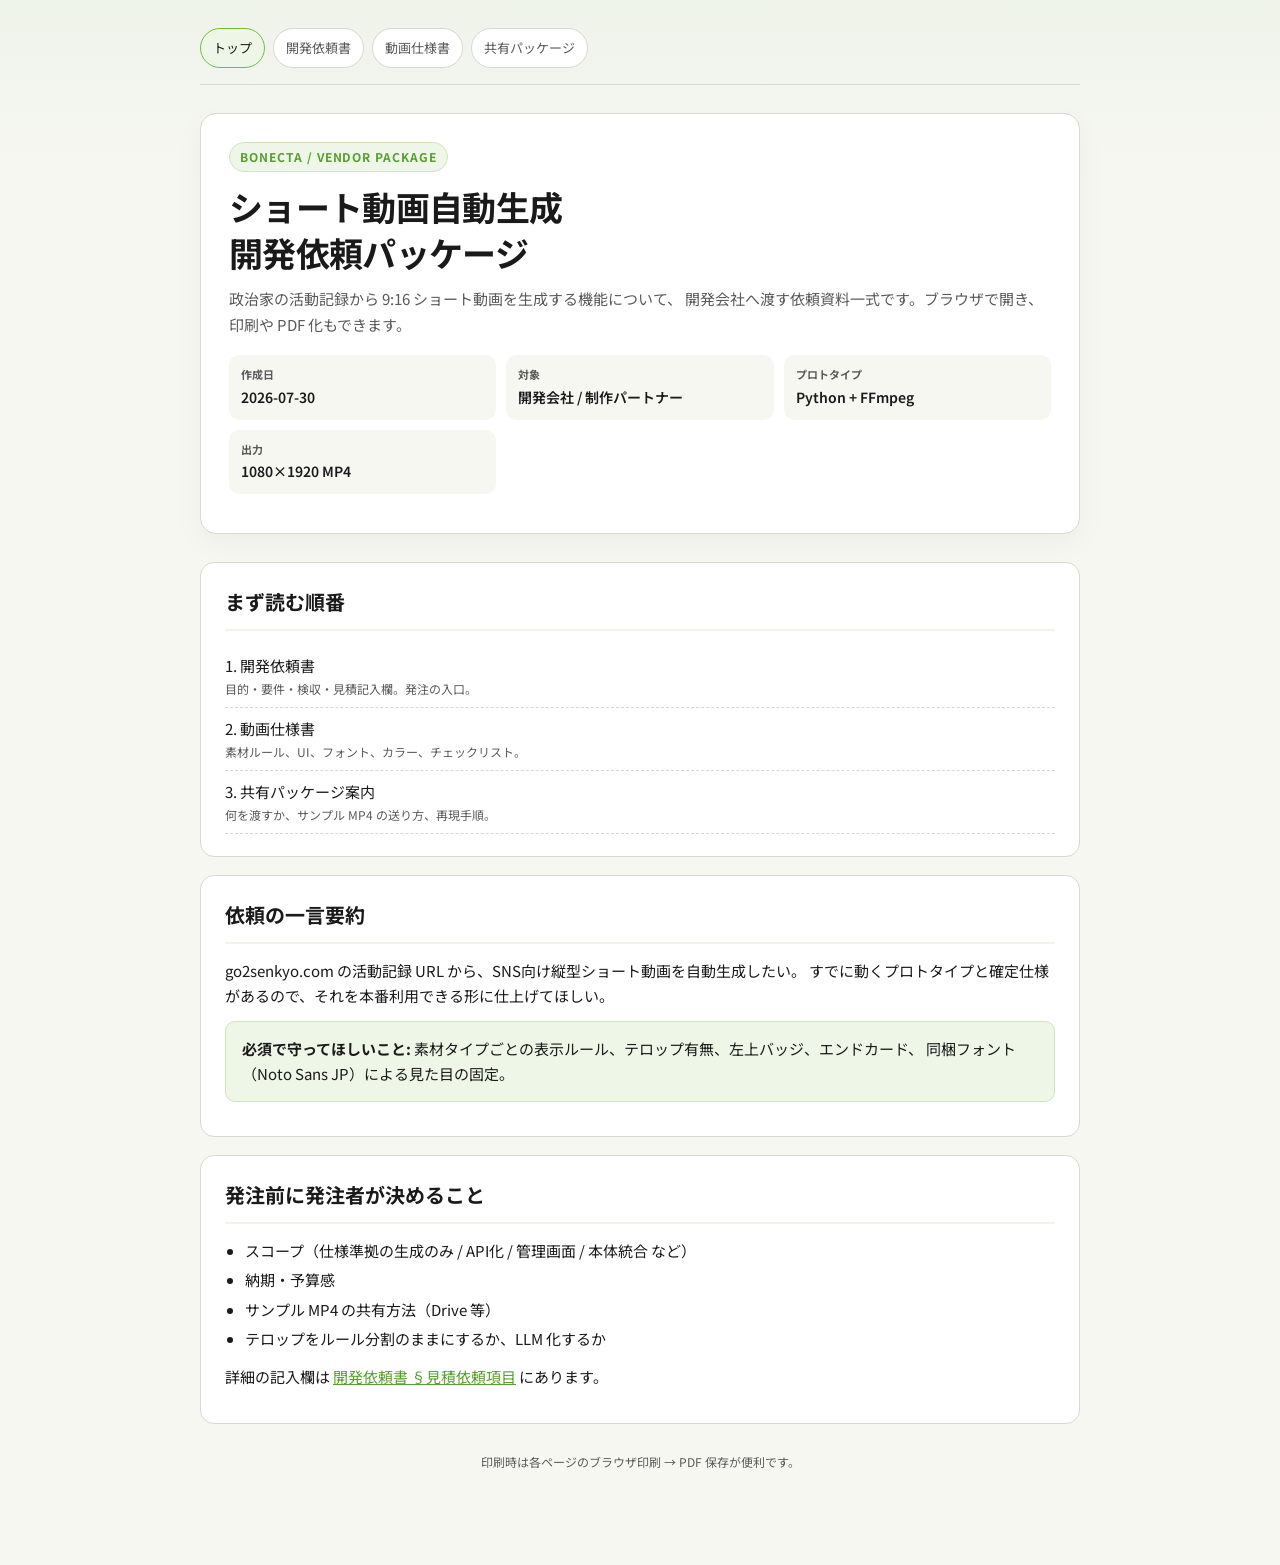
<file: docs/html/index.html>
<!DOCTYPE html>
<html lang="ja">
<head>
  <meta charset="utf-8" />
  <meta name="viewport" content="width=device-width, initial-scale=1" />
  <title>Bonecta 開発依頼パッケージ</title>
  <link rel="preconnect" href="https://fonts.googleapis.com" />
  <link rel="preconnect" href="https://fonts.gstatic.com" crossorigin />
  <link href="https://fonts.googleapis.com/css2?family=Noto+Sans+JP:wght@400;500;700;800&family=IBM+Plex+Mono:wght@400;500&display=swap" rel="stylesheet" />
  <link rel="stylesheet" href="./styles.css" />
</head>
<body>
  <div class="wrap">
    <nav class="site-nav" aria-label="資料ナビ">
      <a href="./index.html" aria-current="page">トップ</a>
      <a href="./brief.html">開発依頼書</a>
      <a href="./spec.html">動画仕様書</a>
      <a href="./package.html">共有パッケージ</a>
    </nav>

    <header class="hero">
      <div class="eyebrow">BONECTA / VENDOR PACKAGE</div>
      <h1>ショート動画自動生成<br />開発依頼パッケージ</h1>
      <p class="lead">
        政治家の活動記録から 9:16 ショート動画を生成する機能について、
        開発会社へ渡す依頼資料一式です。ブラウザで開き、印刷や PDF 化もできます。
      </p>
      <dl class="meta-grid">
        <div class="meta-item"><dt>作成日</dt><dd>2026-07-30</dd></div>
        <div class="meta-item"><dt>対象</dt><dd>開発会社 / 制作パートナー</dd></div>
        <div class="meta-item"><dt>プロトタイプ</dt><dd>Python + FFmpeg</dd></div>
        <div class="meta-item"><dt>出力</dt><dd>1080×1920 MP4</dd></div>
      </dl>
    </header>

    <section class="card">
      <h2>まず読む順番</h2>
      <div class="toc">
        <a href="./brief.html">
          1. 開発依頼書
          <span>目的・要件・検収・見積記入欄。発注の入口。</span>
        </a>
        <a href="./spec.html">
          2. 動画仕様書
          <span>素材ルール、UI、フォント、カラー、チェックリスト。</span>
        </a>
        <a href="./package.html">
          3. 共有パッケージ案内
          <span>何を渡すか、サンプル MP4 の送り方、再現手順。</span>
        </a>
      </div>
    </section>

    <section class="card">
      <h2>依頼の一言要約</h2>
      <p>
        go2senkyo.com の活動記録 URL から、SNS向け縦型ショート動画を自動生成したい。
        すでに動くプロトタイプと確定仕様があるので、それを本番利用できる形に仕上げてほしい。
      </p>
      <div class="callout">
        <strong>必須で守ってほしいこと:</strong>
        素材タイプごとの表示ルール、テロップ有無、左上バッジ、エンドカード、
        同梱フォント（Noto Sans JP）による見た目の固定。
      </div>
    </section>

    <section class="card">
      <h2>発注前に発注者が決めること</h2>
      <ul>
        <li>スコープ（仕様準拠の生成のみ / API化 / 管理画面 / 本体統合 など）</li>
        <li>納期・予算感</li>
        <li>サンプル MP4 の共有方法（Drive 等）</li>
        <li>テロップをルール分割のままにするか、LLM 化するか</li>
      </ul>
      <p>詳細の記入欄は <a href="./brief.html#estimate">開発依頼書 §見積依頼項目</a> にあります。</p>
    </section>

    <p class="footer-note">印刷時は各ページのブラウザ印刷 → PDF 保存が便利です。</p>
  </div>
</body>
</html>
</file>
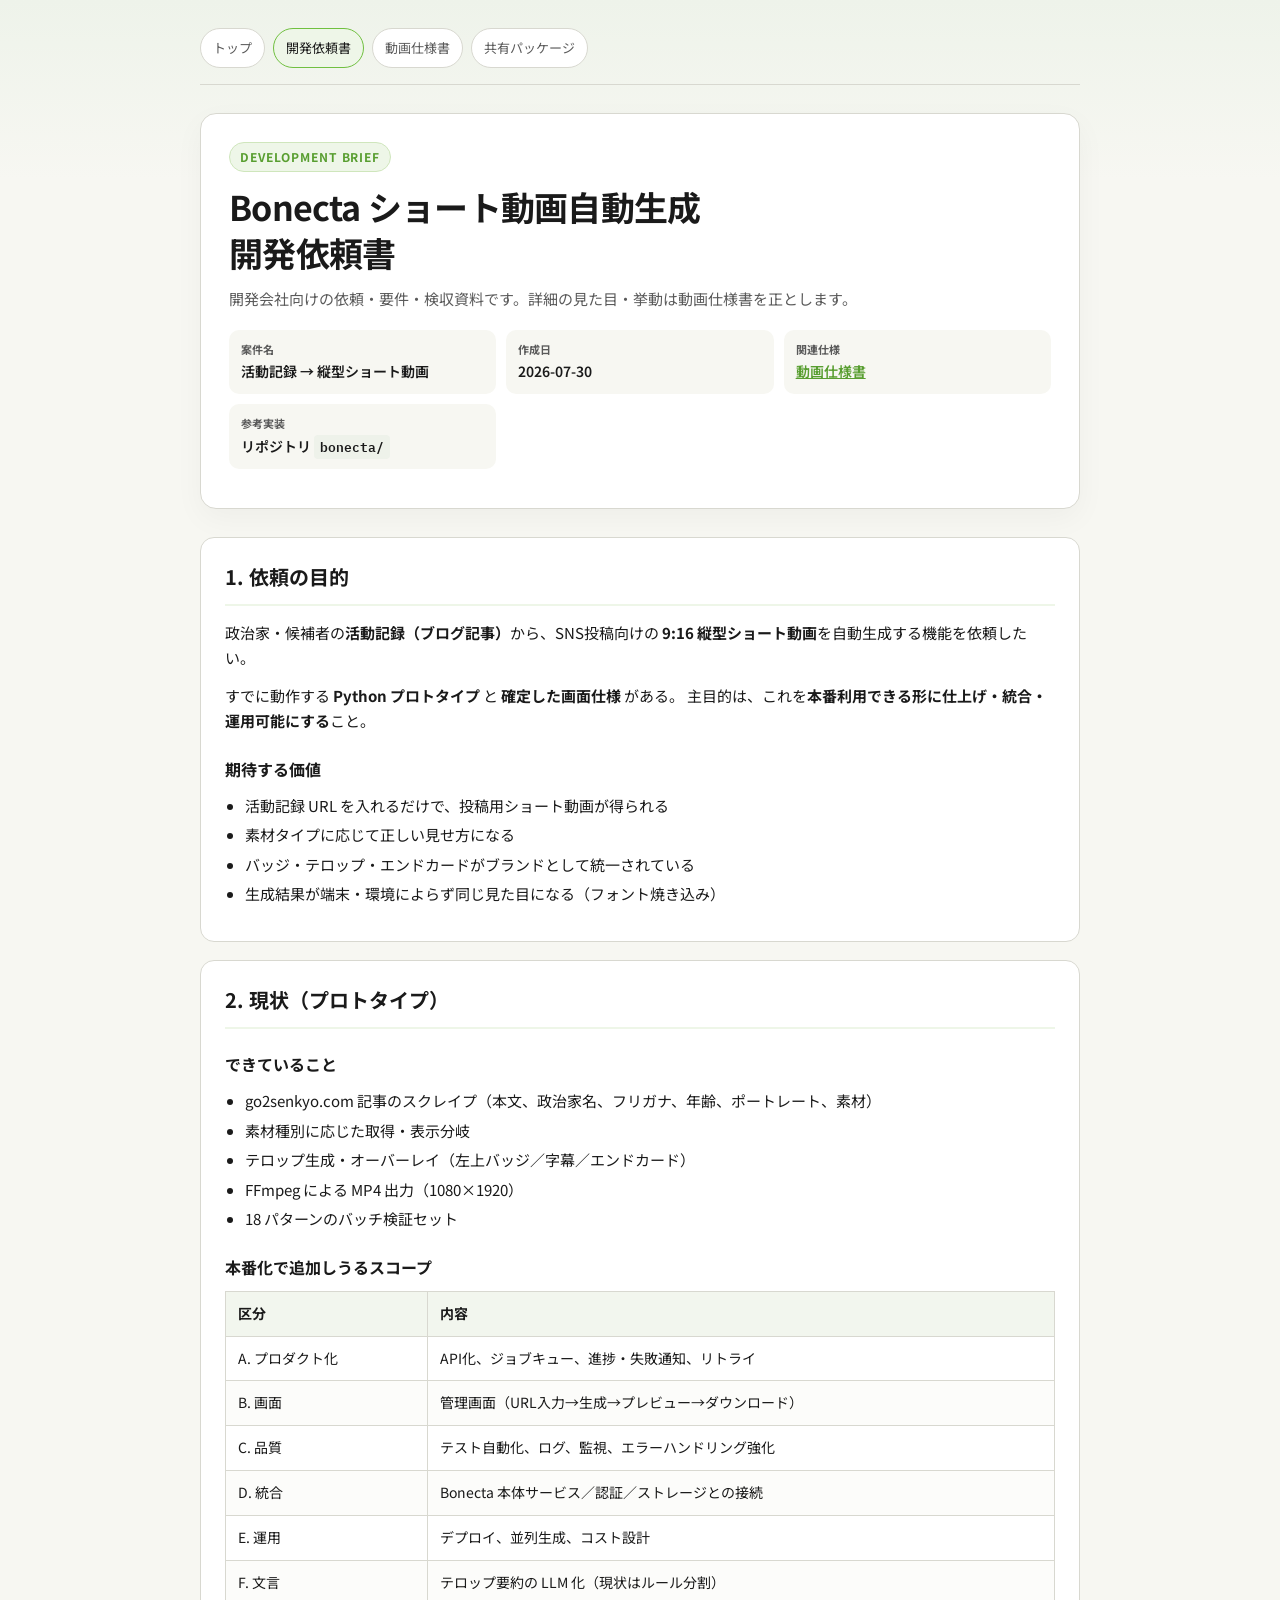
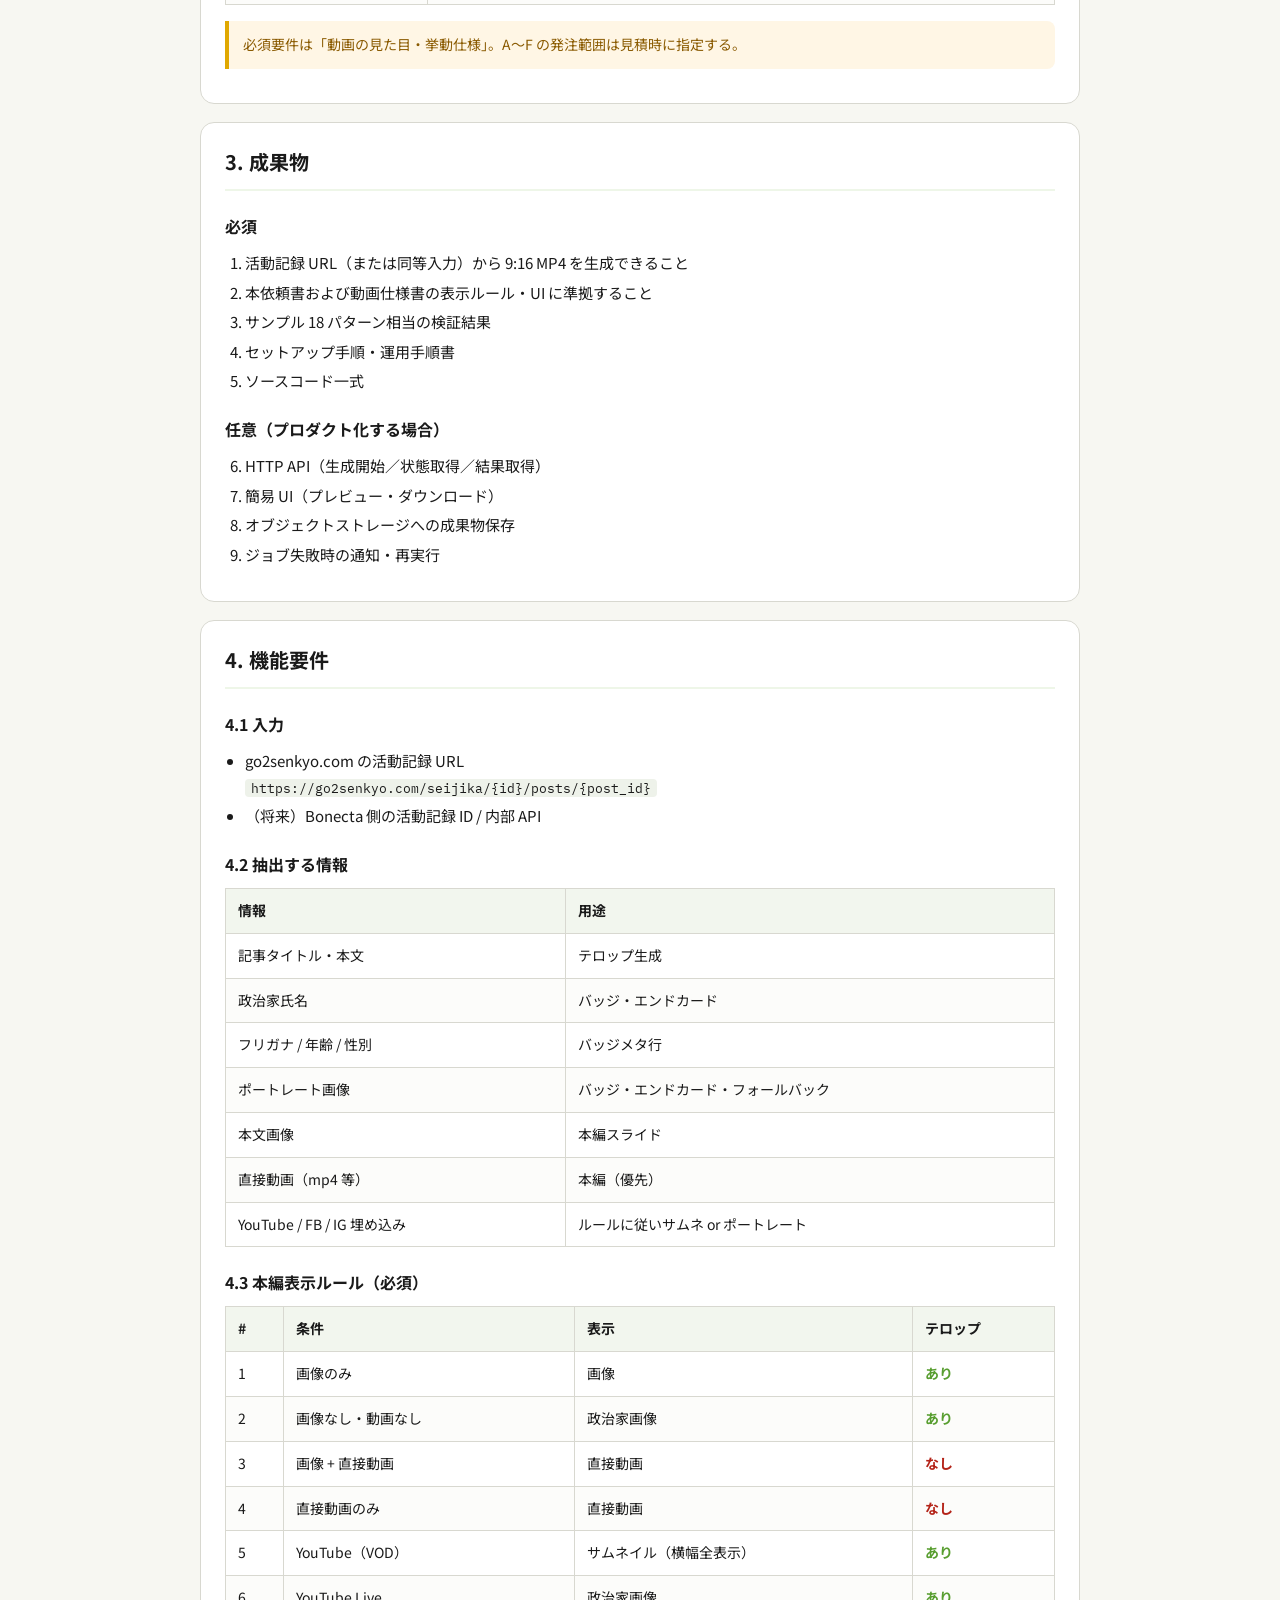
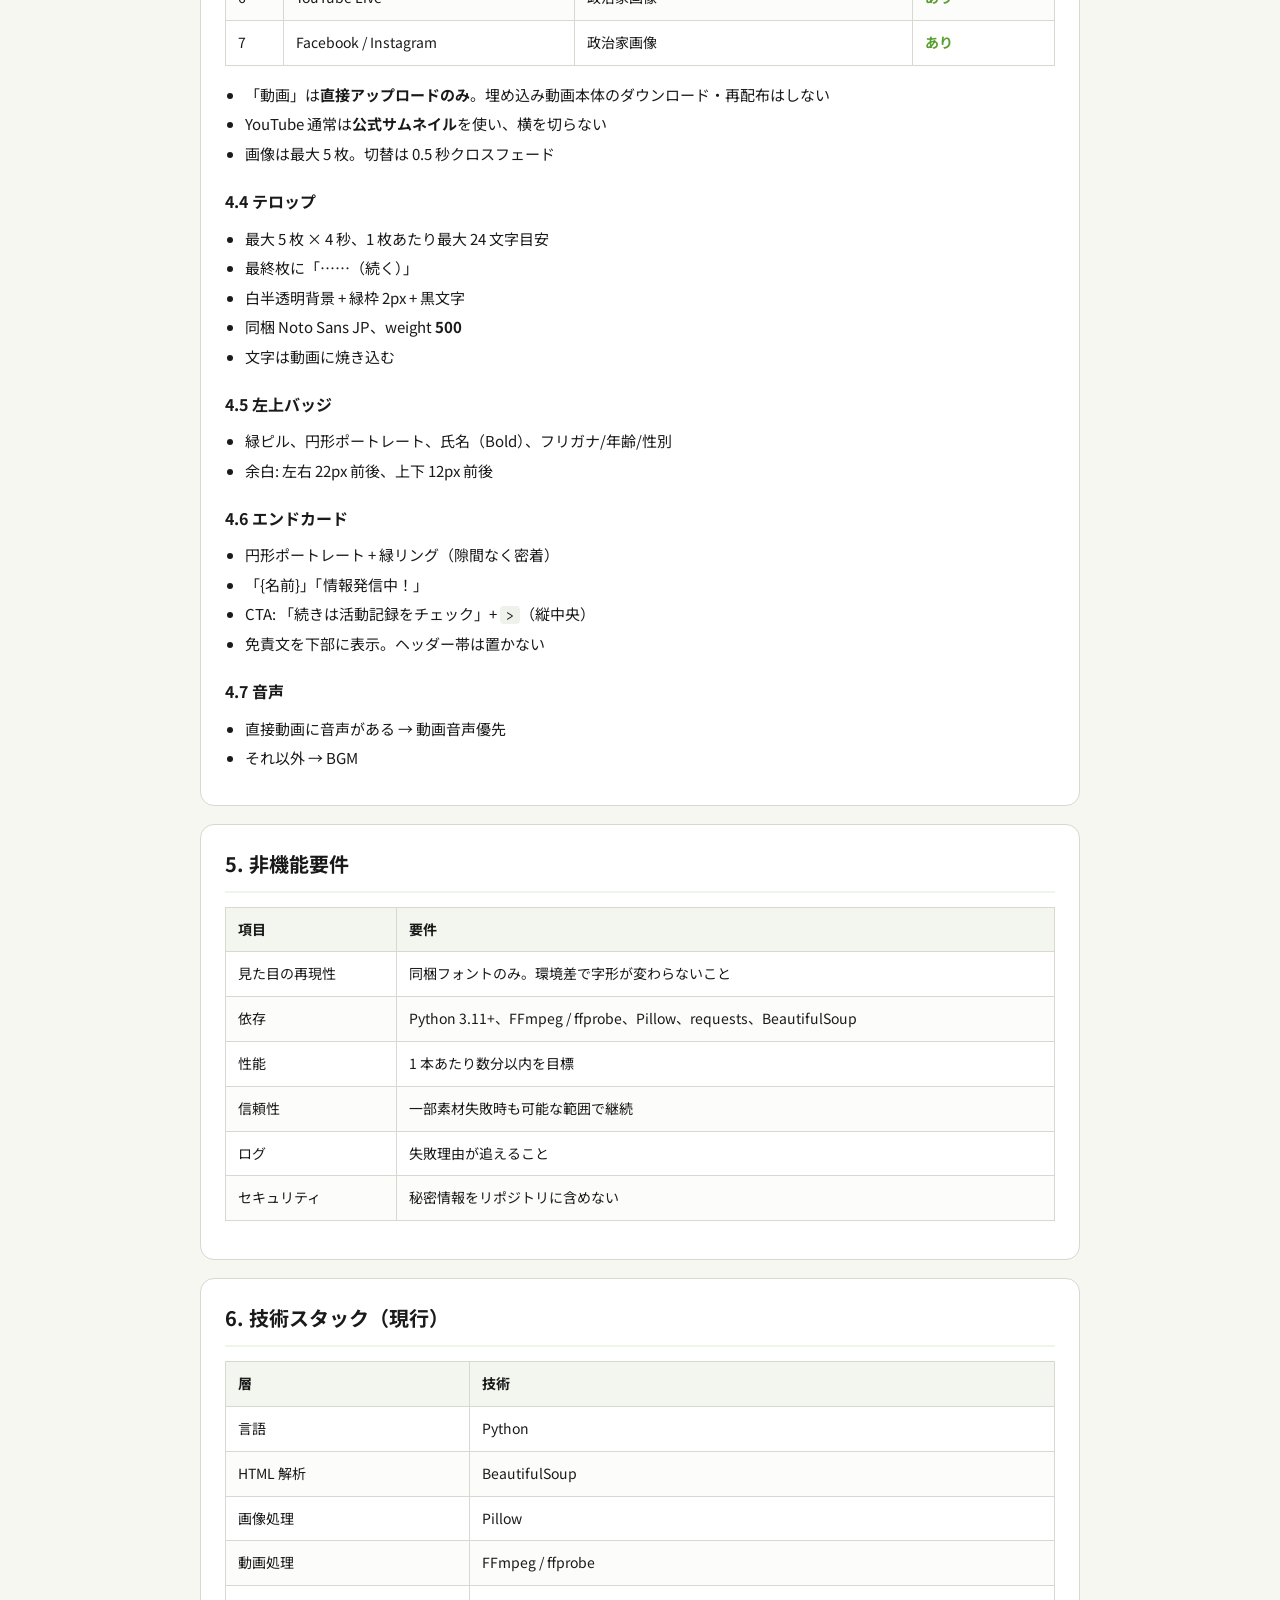
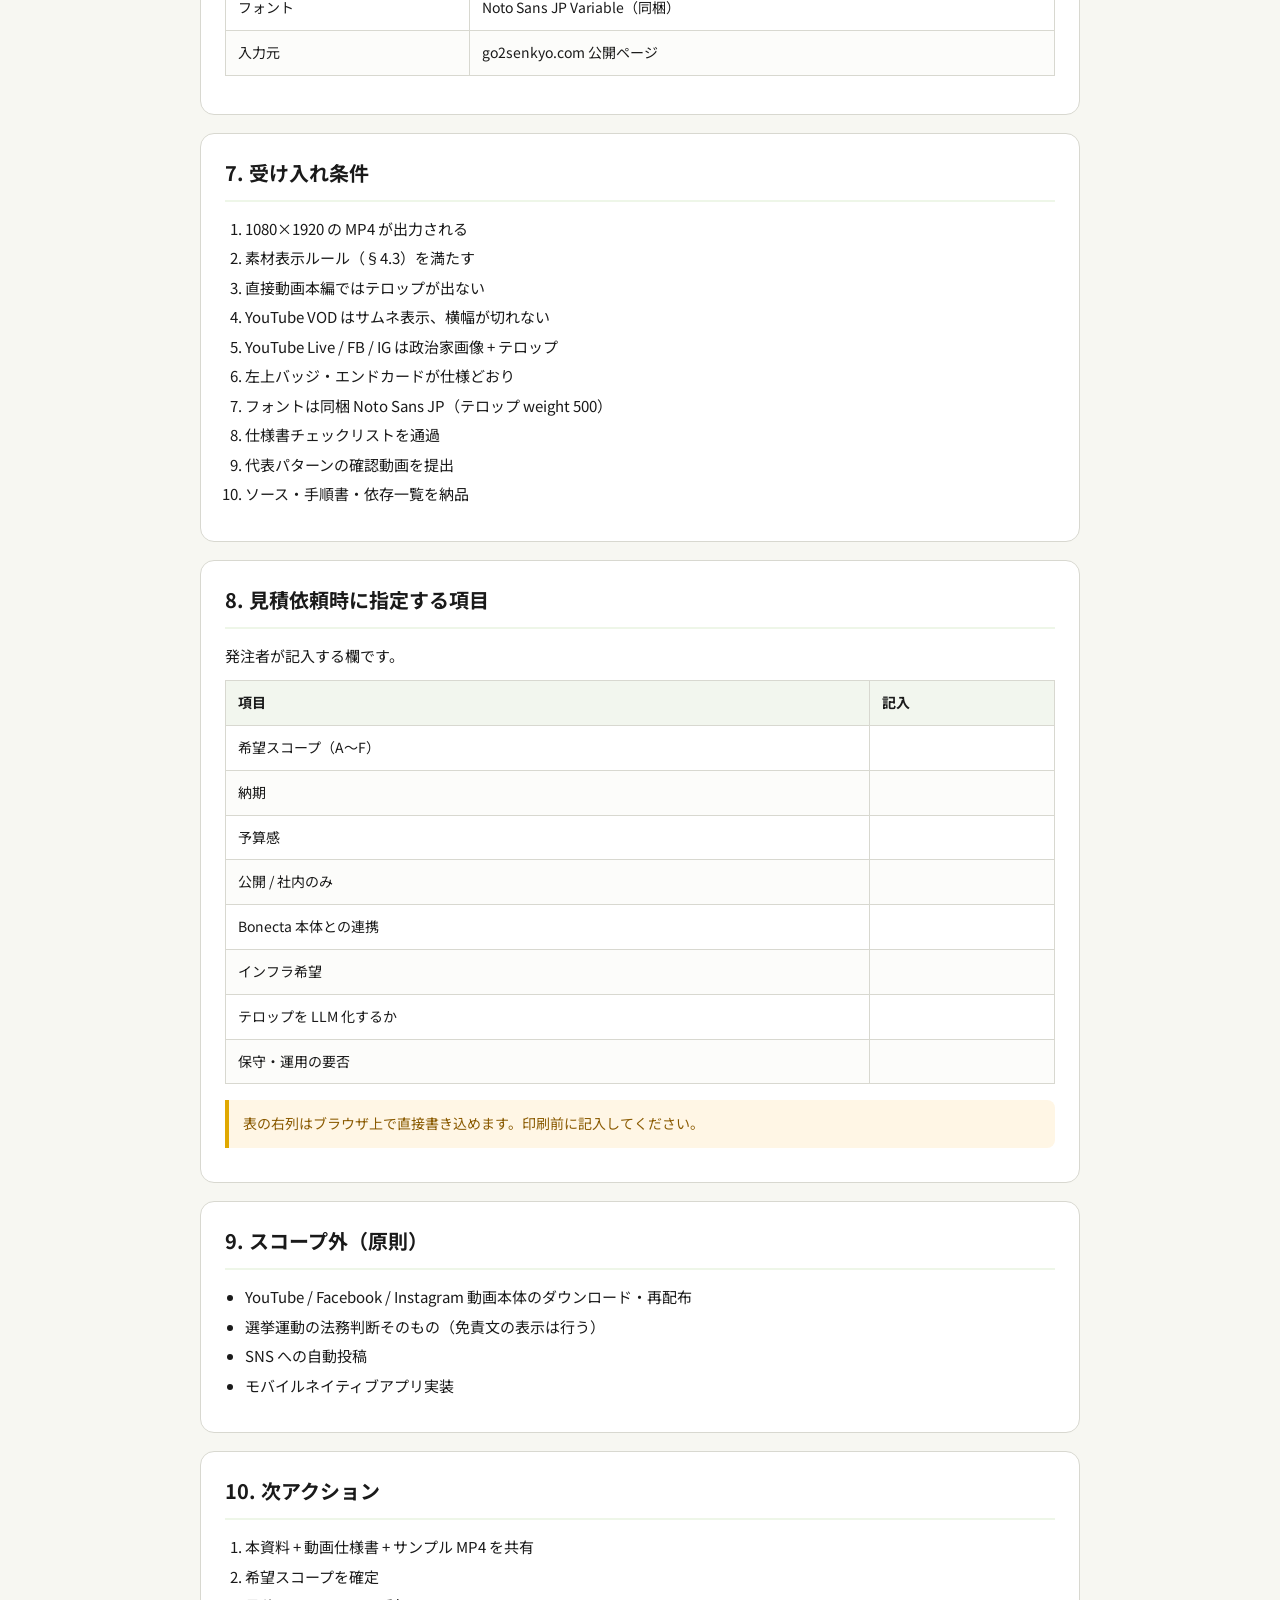
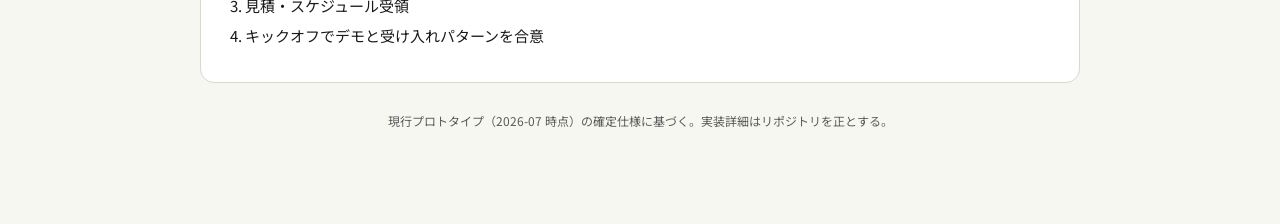
<file: docs/html/brief.html>
<!DOCTYPE html>
<html lang="ja">
<head>
  <meta charset="utf-8" />
  <meta name="viewport" content="width=device-width, initial-scale=1" />
  <title>開発依頼書 — Bonecta</title>
  <link rel="preconnect" href="https://fonts.googleapis.com" />
  <link rel="preconnect" href="https://fonts.gstatic.com" crossorigin />
  <link href="https://fonts.googleapis.com/css2?family=Noto+Sans+JP:wght@400;500;700;800&family=IBM+Plex+Mono:wght@400;500&display=swap" rel="stylesheet" />
  <link rel="stylesheet" href="./styles.css" />
</head>
<body>
  <div class="wrap">
    <nav class="site-nav" aria-label="資料ナビ">
      <a href="./index.html">トップ</a>
      <a href="./brief.html" aria-current="page">開発依頼書</a>
      <a href="./spec.html">動画仕様書</a>
      <a href="./package.html">共有パッケージ</a>
    </nav>

    <header class="hero">
      <div class="eyebrow">DEVELOPMENT BRIEF</div>
      <h1>Bonecta ショート動画自動生成<br />開発依頼書</h1>
      <p class="lead">開発会社向けの依頼・要件・検収資料です。詳細の見た目・挙動は動画仕様書を正とします。</p>
      <dl class="meta-grid">
        <div class="meta-item"><dt>案件名</dt><dd>活動記録 → 縦型ショート動画</dd></div>
        <div class="meta-item"><dt>作成日</dt><dd>2026-07-30</dd></div>
        <div class="meta-item"><dt>関連仕様</dt><dd><a href="./spec.html">動画仕様書</a></dd></div>
        <div class="meta-item"><dt>参考実装</dt><dd>リポジトリ <code>bonecta/</code></dd></div>
      </dl>
    </header>

    <section class="card" id="purpose">
      <h2>1. 依頼の目的</h2>
      <p>
        政治家・候補者の<strong>活動記録（ブログ記事）</strong>から、SNS投稿向けの
        <strong>9:16 縦型ショート動画</strong>を自動生成する機能を依頼したい。
      </p>
      <p>
        すでに動作する <strong>Python プロトタイプ</strong> と <strong>確定した画面仕様</strong> がある。
        主目的は、これを<strong>本番利用できる形に仕上げ・統合・運用可能にする</strong>こと。
      </p>
      <h3>期待する価値</h3>
      <ul>
        <li>活動記録 URL を入れるだけで、投稿用ショート動画が得られる</li>
        <li>素材タイプに応じて正しい見せ方になる</li>
        <li>バッジ・テロップ・エンドカードがブランドとして統一されている</li>
        <li>生成結果が端末・環境によらず同じ見た目になる（フォント焼き込み）</li>
      </ul>
    </section>

    <section class="card" id="status">
      <h2>2. 現状（プロトタイプ）</h2>
      <h3>できていること</h3>
      <ul>
        <li>go2senkyo.com 記事のスクレイプ（本文、政治家名、フリガナ、年齢、ポートレート、素材）</li>
        <li>素材種別に応じた取得・表示分岐</li>
        <li>テロップ生成・オーバーレイ（左上バッジ／字幕／エンドカード）</li>
        <li>FFmpeg による MP4 出力（1080×1920）</li>
        <li>18 パターンのバッチ検証セット</li>
      </ul>
      <h3>本番化で追加しうるスコープ</h3>
      <table>
        <thead><tr><th>区分</th><th>内容</th></tr></thead>
        <tbody>
          <tr><td>A. プロダクト化</td><td>API化、ジョブキュー、進捗・失敗通知、リトライ</td></tr>
          <tr><td>B. 画面</td><td>管理画面（URL入力→生成→プレビュー→ダウンロード）</td></tr>
          <tr><td>C. 品質</td><td>テスト自動化、ログ、監視、エラーハンドリング強化</td></tr>
          <tr><td>D. 統合</td><td>Bonecta 本体サービス／認証／ストレージとの接続</td></tr>
          <tr><td>E. 運用</td><td>デプロイ、並列生成、コスト設計</td></tr>
          <tr><td>F. 文言</td><td>テロップ要約の LLM 化（現状はルール分割）</td></tr>
        </tbody>
      </table>
      <div class="note">必須要件は「動画の見た目・挙動仕様」。A〜F の発注範囲は見積時に指定する。</div>
    </section>

    <section class="card" id="deliverables">
      <h2>3. 成果物</h2>
      <h3>必須</h3>
      <ol>
        <li>活動記録 URL（または同等入力）から 9:16 MP4 を生成できること</li>
        <li>本依頼書および動画仕様書の表示ルール・UI に準拠すること</li>
        <li>サンプル 18 パターン相当の検証結果</li>
        <li>セットアップ手順・運用手順書</li>
        <li>ソースコード一式</li>
      </ol>
      <h3>任意（プロダクト化する場合）</h3>
      <ol start="6">
        <li>HTTP API（生成開始／状態取得／結果取得）</li>
        <li>簡易 UI（プレビュー・ダウンロード）</li>
        <li>オブジェクトストレージへの成果物保存</li>
        <li>ジョブ失敗時の通知・再実行</li>
      </ol>
    </section>

    <section class="card" id="requirements">
      <h2>4. 機能要件</h2>
      <h3>4.1 入力</h3>
      <ul>
        <li>go2senkyo.com の活動記録 URL<br /><code>https://go2senkyo.com/seijika/{id}/posts/{post_id}</code></li>
        <li>（将来）Bonecta 側の活動記録 ID / 内部 API</li>
      </ul>

      <h3>4.2 抽出する情報</h3>
      <table>
        <thead><tr><th>情報</th><th>用途</th></tr></thead>
        <tbody>
          <tr><td>記事タイトル・本文</td><td>テロップ生成</td></tr>
          <tr><td>政治家氏名</td><td>バッジ・エンドカード</td></tr>
          <tr><td>フリガナ / 年齢 / 性別</td><td>バッジメタ行</td></tr>
          <tr><td>ポートレート画像</td><td>バッジ・エンドカード・フォールバック</td></tr>
          <tr><td>本文画像</td><td>本編スライド</td></tr>
          <tr><td>直接動画（mp4 等）</td><td>本編（優先）</td></tr>
          <tr><td>YouTube / FB / IG 埋め込み</td><td>ルールに従いサムネ or ポートレート</td></tr>
        </tbody>
      </table>

      <h3>4.3 本編表示ルール（必須）</h3>
      <table>
        <thead><tr><th>#</th><th>条件</th><th>表示</th><th>テロップ</th></tr></thead>
        <tbody>
          <tr><td>1</td><td>画像のみ</td><td>画像</td><td class="ok">あり</td></tr>
          <tr><td>2</td><td>画像なし・動画なし</td><td>政治家画像</td><td class="ok">あり</td></tr>
          <tr><td>3</td><td>画像 + 直接動画</td><td>直接動画</td><td class="ng">なし</td></tr>
          <tr><td>4</td><td>直接動画のみ</td><td>直接動画</td><td class="ng">なし</td></tr>
          <tr><td>5</td><td>YouTube（VOD）</td><td>サムネイル（横幅全表示）</td><td class="ok">あり</td></tr>
          <tr><td>6</td><td>YouTube Live</td><td>政治家画像</td><td class="ok">あり</td></tr>
          <tr><td>7</td><td>Facebook / Instagram</td><td>政治家画像</td><td class="ok">あり</td></tr>
        </tbody>
      </table>
      <ul>
        <li>「動画」は<strong>直接アップロードのみ</strong>。埋め込み動画本体のダウンロード・再配布はしない</li>
        <li>YouTube 通常は<strong>公式サムネイル</strong>を使い、横を切らない</li>
        <li>画像は最大 5 枚。切替は 0.5 秒クロスフェード</li>
      </ul>

      <h3>4.4 テロップ</h3>
      <ul>
        <li>最大 5 枚 × 4 秒、1 枚あたり最大 24 文字目安</li>
        <li>最終枚に「……（続く）」</li>
        <li>白半透明背景 + 緑枠 2px + 黒文字</li>
        <li>同梱 Noto Sans JP、weight <strong>500</strong></li>
        <li>文字は動画に焼き込む</li>
      </ul>

      <h3>4.5 左上バッジ</h3>
      <ul>
        <li>緑ピル、円形ポートレート、氏名（Bold）、フリガナ/年齢/性別</li>
        <li>余白: 左右 22px 前後、上下 12px 前後</li>
      </ul>

      <h3>4.6 エンドカード</h3>
      <ul>
        <li>円形ポートレート + 緑リング（隙間なく密着）</li>
        <li>「{名前}」「情報発信中！」</li>
        <li>CTA: 「続きは活動記録をチェック」+ <code>&gt;</code>（縦中央）</li>
        <li>免責文を下部に表示。ヘッダー帯は置かない</li>
      </ul>

      <h3>4.7 音声</h3>
      <ul>
        <li>直接動画に音声がある → 動画音声優先</li>
        <li>それ以外 → BGM</li>
      </ul>
    </section>

    <section class="card">
      <h2>5. 非機能要件</h2>
      <table>
        <thead><tr><th>項目</th><th>要件</th></tr></thead>
        <tbody>
          <tr><td>見た目の再現性</td><td>同梱フォントのみ。環境差で字形が変わらないこと</td></tr>
          <tr><td>依存</td><td>Python 3.11+、FFmpeg / ffprobe、Pillow、requests、BeautifulSoup</td></tr>
          <tr><td>性能</td><td>1 本あたり数分以内を目標</td></tr>
          <tr><td>信頼性</td><td>一部素材失敗時も可能な範囲で継続</td></tr>
          <tr><td>ログ</td><td>失敗理由が追えること</td></tr>
          <tr><td>セキュリティ</td><td>秘密情報をリポジトリに含めない</td></tr>
        </tbody>
      </table>
    </section>

    <section class="card">
      <h2>6. 技術スタック（現行）</h2>
      <table>
        <thead><tr><th>層</th><th>技術</th></tr></thead>
        <tbody>
          <tr><td>言語</td><td>Python</td></tr>
          <tr><td>HTML 解析</td><td>BeautifulSoup</td></tr>
          <tr><td>画像処理</td><td>Pillow</td></tr>
          <tr><td>動画処理</td><td>FFmpeg / ffprobe</td></tr>
          <tr><td>フォント</td><td>Noto Sans JP Variable（同梱）</td></tr>
          <tr><td>入力元</td><td>go2senkyo.com 公開ページ</td></tr>
        </tbody>
      </table>
    </section>

    <section class="card">
      <h2>7. 受け入れ条件</h2>
      <ol>
        <li>1080×1920 の MP4 が出力される</li>
        <li>素材表示ルール（§4.3）を満たす</li>
        <li>直接動画本編ではテロップが出ない</li>
        <li>YouTube VOD はサムネ表示、横幅が切れない</li>
        <li>YouTube Live / FB / IG は政治家画像 + テロップ</li>
        <li>左上バッジ・エンドカードが仕様どおり</li>
        <li>フォントは同梱 Noto Sans JP（テロップ weight 500）</li>
        <li>仕様書チェックリストを通過</li>
        <li>代表パターンの確認動画を提出</li>
        <li>ソース・手順書・依存一覧を納品</li>
      </ol>
    </section>

    <section class="card" id="estimate">
      <h2>8. 見積依頼時に指定する項目</h2>
      <p>発注者が記入する欄です。</p>
      <table>
        <thead><tr><th>項目</th><th>記入</th></tr></thead>
        <tbody>
          <tr><td>希望スコープ（A〜F）</td><td contenteditable="true">&nbsp;</td></tr>
          <tr><td>納期</td><td contenteditable="true">&nbsp;</td></tr>
          <tr><td>予算感</td><td contenteditable="true">&nbsp;</td></tr>
          <tr><td>公開 / 社内のみ</td><td contenteditable="true">&nbsp;</td></tr>
          <tr><td>Bonecta 本体との連携</td><td contenteditable="true">&nbsp;</td></tr>
          <tr><td>インフラ希望</td><td contenteditable="true">&nbsp;</td></tr>
          <tr><td>テロップを LLM 化するか</td><td contenteditable="true">&nbsp;</td></tr>
          <tr><td>保守・運用の要否</td><td contenteditable="true">&nbsp;</td></tr>
        </tbody>
      </table>
      <div class="note">表の右列はブラウザ上で直接書き込めます。印刷前に記入してください。</div>
    </section>

    <section class="card">
      <h2>9. スコープ外（原則）</h2>
      <ul>
        <li>YouTube / Facebook / Instagram 動画本体のダウンロード・再配布</li>
        <li>選挙運動の法務判断そのもの（免責文の表示は行う）</li>
        <li>SNS への自動投稿</li>
        <li>モバイルネイティブアプリ実装</li>
      </ul>
    </section>

    <section class="card">
      <h2>10. 次アクション</h2>
      <ol>
        <li>本資料 + 動画仕様書 + サンプル MP4 を共有</li>
        <li>希望スコープを確定</li>
        <li>見積・スケジュール受領</li>
        <li>キックオフでデモと受け入れパターンを合意</li>
      </ol>
    </section>

    <p class="footer-note">現行プロトタイプ（2026-07 時点）の確定仕様に基づく。実装詳細はリポジトリを正とする。</p>
  </div>
</body>
</html>
</file>
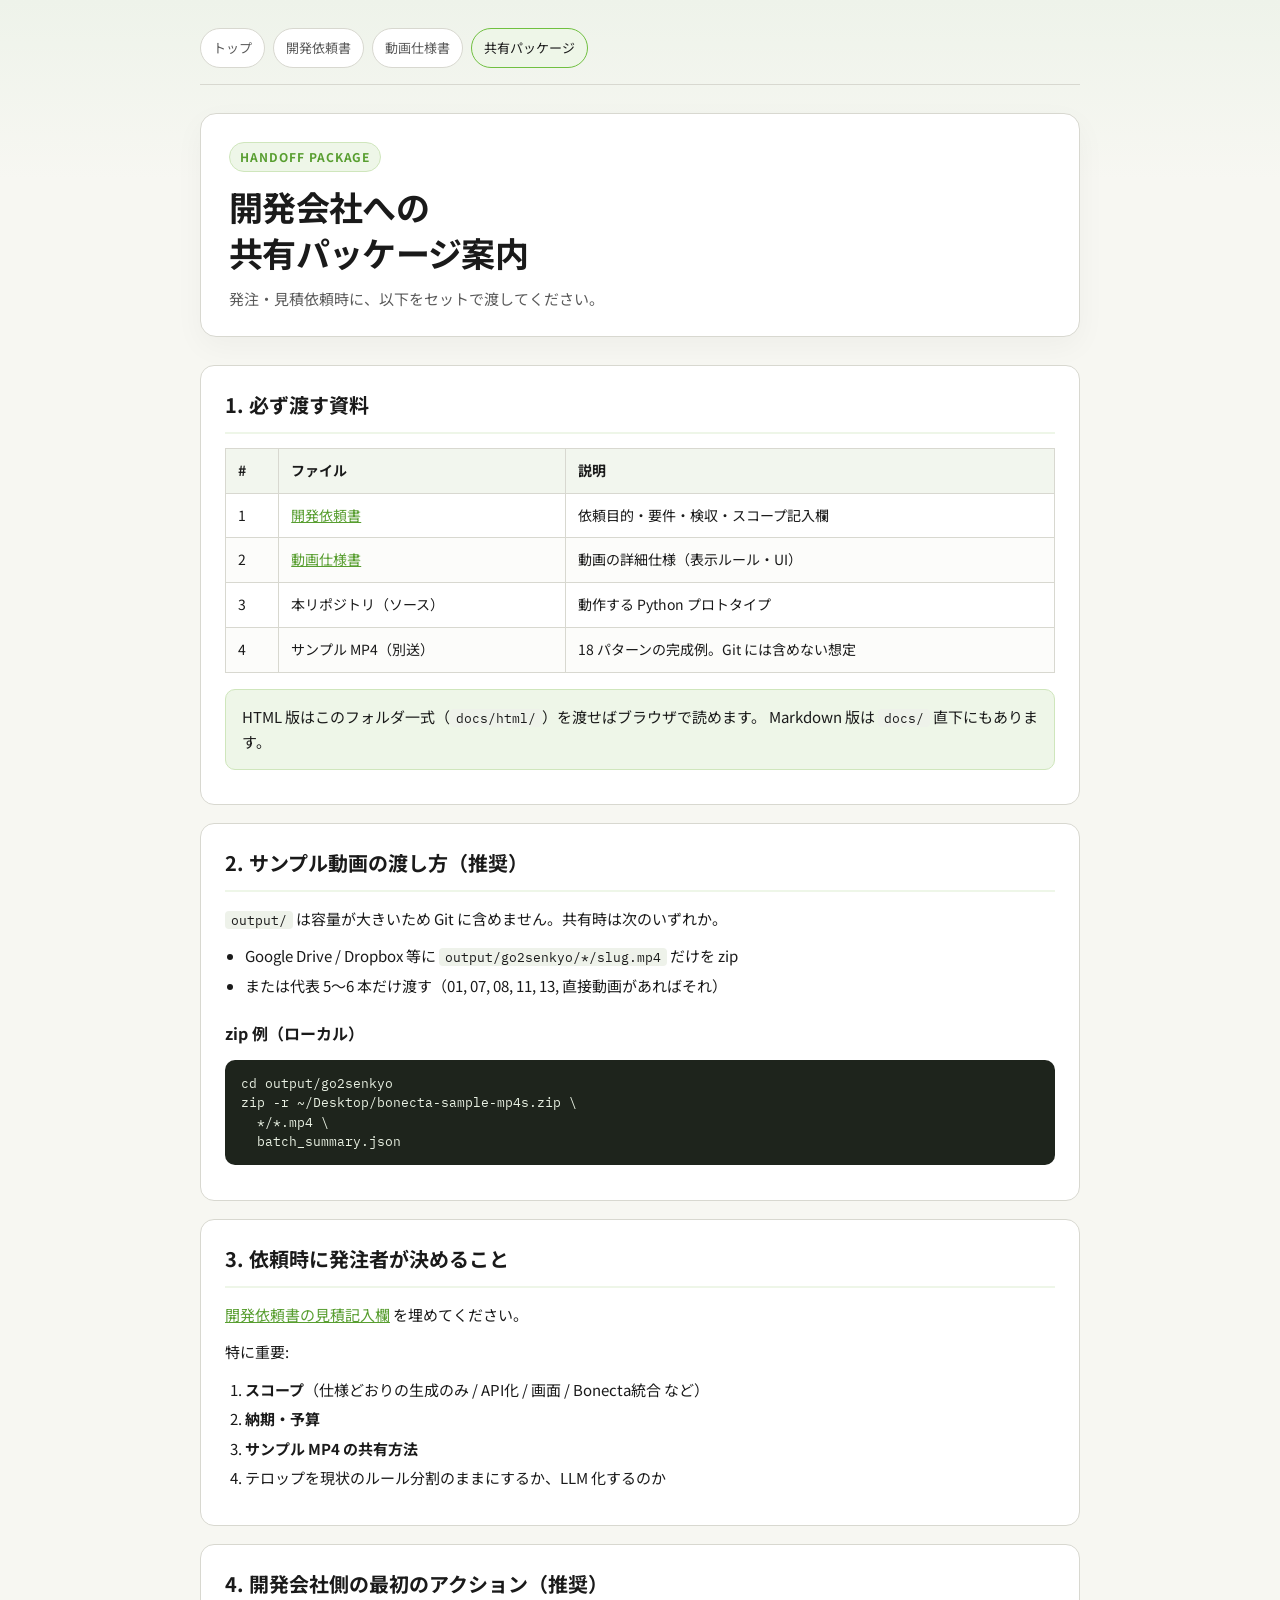
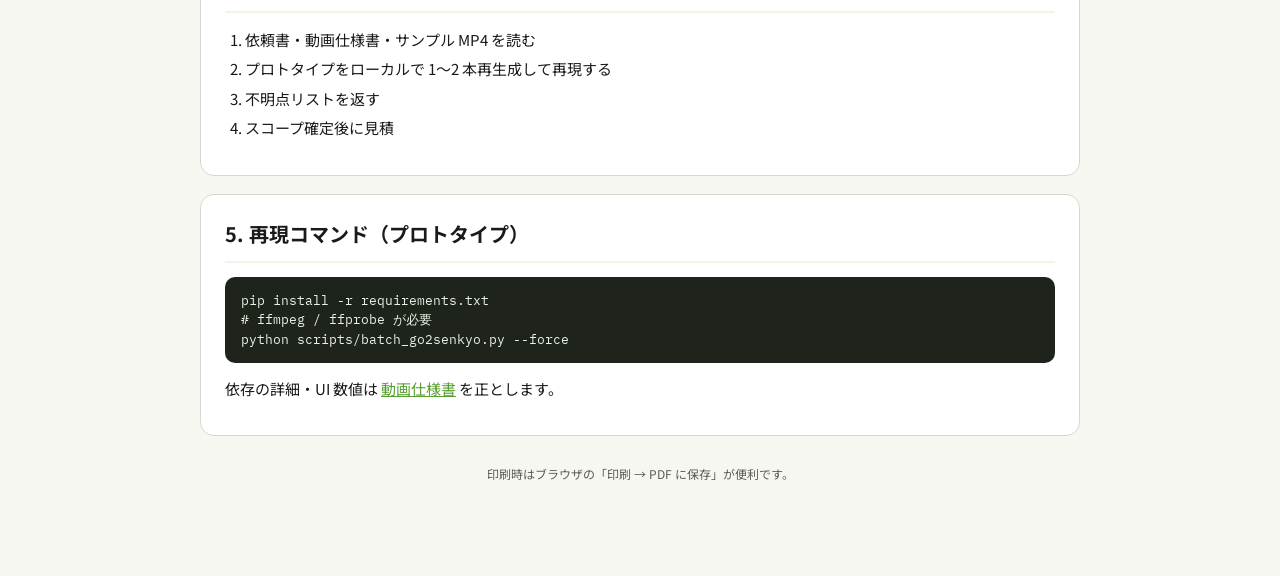
<file: docs/html/package.html>
<!DOCTYPE html>
<html lang="ja">
<head>
  <meta charset="utf-8" />
  <meta name="viewport" content="width=device-width, initial-scale=1" />
  <title>共有パッケージ案内 — Bonecta</title>
  <link rel="preconnect" href="https://fonts.googleapis.com" />
  <link rel="preconnect" href="https://fonts.gstatic.com" crossorigin />
  <link href="https://fonts.googleapis.com/css2?family=Noto+Sans+JP:wght@400;500;700;800&family=IBM+Plex+Mono:wght@400;500&display=swap" rel="stylesheet" />
  <link rel="stylesheet" href="./styles.css" />
</head>
<body>
  <div class="wrap">
    <nav class="site-nav" aria-label="資料ナビ">
      <a href="./index.html">トップ</a>
      <a href="./brief.html">開発依頼書</a>
      <a href="./spec.html">動画仕様書</a>
      <a href="./package.html" aria-current="page">共有パッケージ</a>
    </nav>

    <header class="hero">
      <div class="eyebrow">HANDOFF PACKAGE</div>
      <h1>開発会社への<br />共有パッケージ案内</h1>
      <p class="lead">発注・見積依頼時に、以下をセットで渡してください。</p>
    </header>

    <section class="card">
      <h2>1. 必ず渡す資料</h2>
      <table>
        <thead><tr><th>#</th><th>ファイル</th><th>説明</th></tr></thead>
        <tbody>
          <tr><td>1</td><td><a href="./brief.html">開発依頼書</a></td><td>依頼目的・要件・検収・スコープ記入欄</td></tr>
          <tr><td>2</td><td><a href="./spec.html">動画仕様書</a></td><td>動画の詳細仕様（表示ルール・UI）</td></tr>
          <tr><td>3</td><td>本リポジトリ（ソース）</td><td>動作する Python プロトタイプ</td></tr>
          <tr><td>4</td><td>サンプル MP4（別送）</td><td>18 パターンの完成例。Git には含めない想定</td></tr>
        </tbody>
      </table>
      <div class="callout">
        HTML 版はこのフォルダ一式（<code>docs/html/</code>）を渡せばブラウザで読めます。
        Markdown 版は <code>docs/</code> 直下にもあります。
      </div>
    </section>

    <section class="card">
      <h2>2. サンプル動画の渡し方（推奨）</h2>
      <p><code>output/</code> は容量が大きいため Git に含めません。共有時は次のいずれか。</p>
      <ul>
        <li>Google Drive / Dropbox 等に <code>output/go2senkyo/*/slug.mp4</code> だけを zip</li>
        <li>または代表 5〜6 本だけ渡す（01, 07, 08, 11, 13, 直接動画があればそれ）</li>
      </ul>
      <h3>zip 例（ローカル）</h3>
      <pre><code>cd output/go2senkyo
zip -r ~/Desktop/bonecta-sample-mp4s.zip \
  */*.mp4 \
  batch_summary.json</code></pre>
    </section>

    <section class="card">
      <h2>3. 依頼時に発注者が決めること</h2>
      <p><a href="./brief.html#estimate">開発依頼書の見積記入欄</a> を埋めてください。</p>
      <p>特に重要:</p>
      <ol>
        <li><strong>スコープ</strong>（仕様どおりの生成のみ / API化 / 画面 / Bonecta統合 など）</li>
        <li><strong>納期・予算</strong></li>
        <li><strong>サンプル MP4 の共有方法</strong></li>
        <li>テロップを現状のルール分割のままにするか、LLM 化するのか</li>
      </ol>
    </section>

    <section class="card">
      <h2>4. 開発会社側の最初のアクション（推奨）</h2>
      <ol>
        <li>依頼書・動画仕様書・サンプル MP4 を読む</li>
        <li>プロトタイプをローカルで 1〜2 本再生成して再現する</li>
        <li>不明点リストを返す</li>
        <li>スコープ確定後に見積</li>
      </ol>
    </section>

    <section class="card">
      <h2>5. 再現コマンド（プロトタイプ）</h2>
      <pre><code>pip install -r requirements.txt
# ffmpeg / ffprobe が必要
python scripts/batch_go2senkyo.py --force</code></pre>
      <p>依存の詳細・UI 数値は <a href="./spec.html">動画仕様書</a> を正とします。</p>
    </section>

    <p class="footer-note">印刷時はブラウザの「印刷 → PDF に保存」が便利です。</p>
  </div>
</body>
</html>
</file>
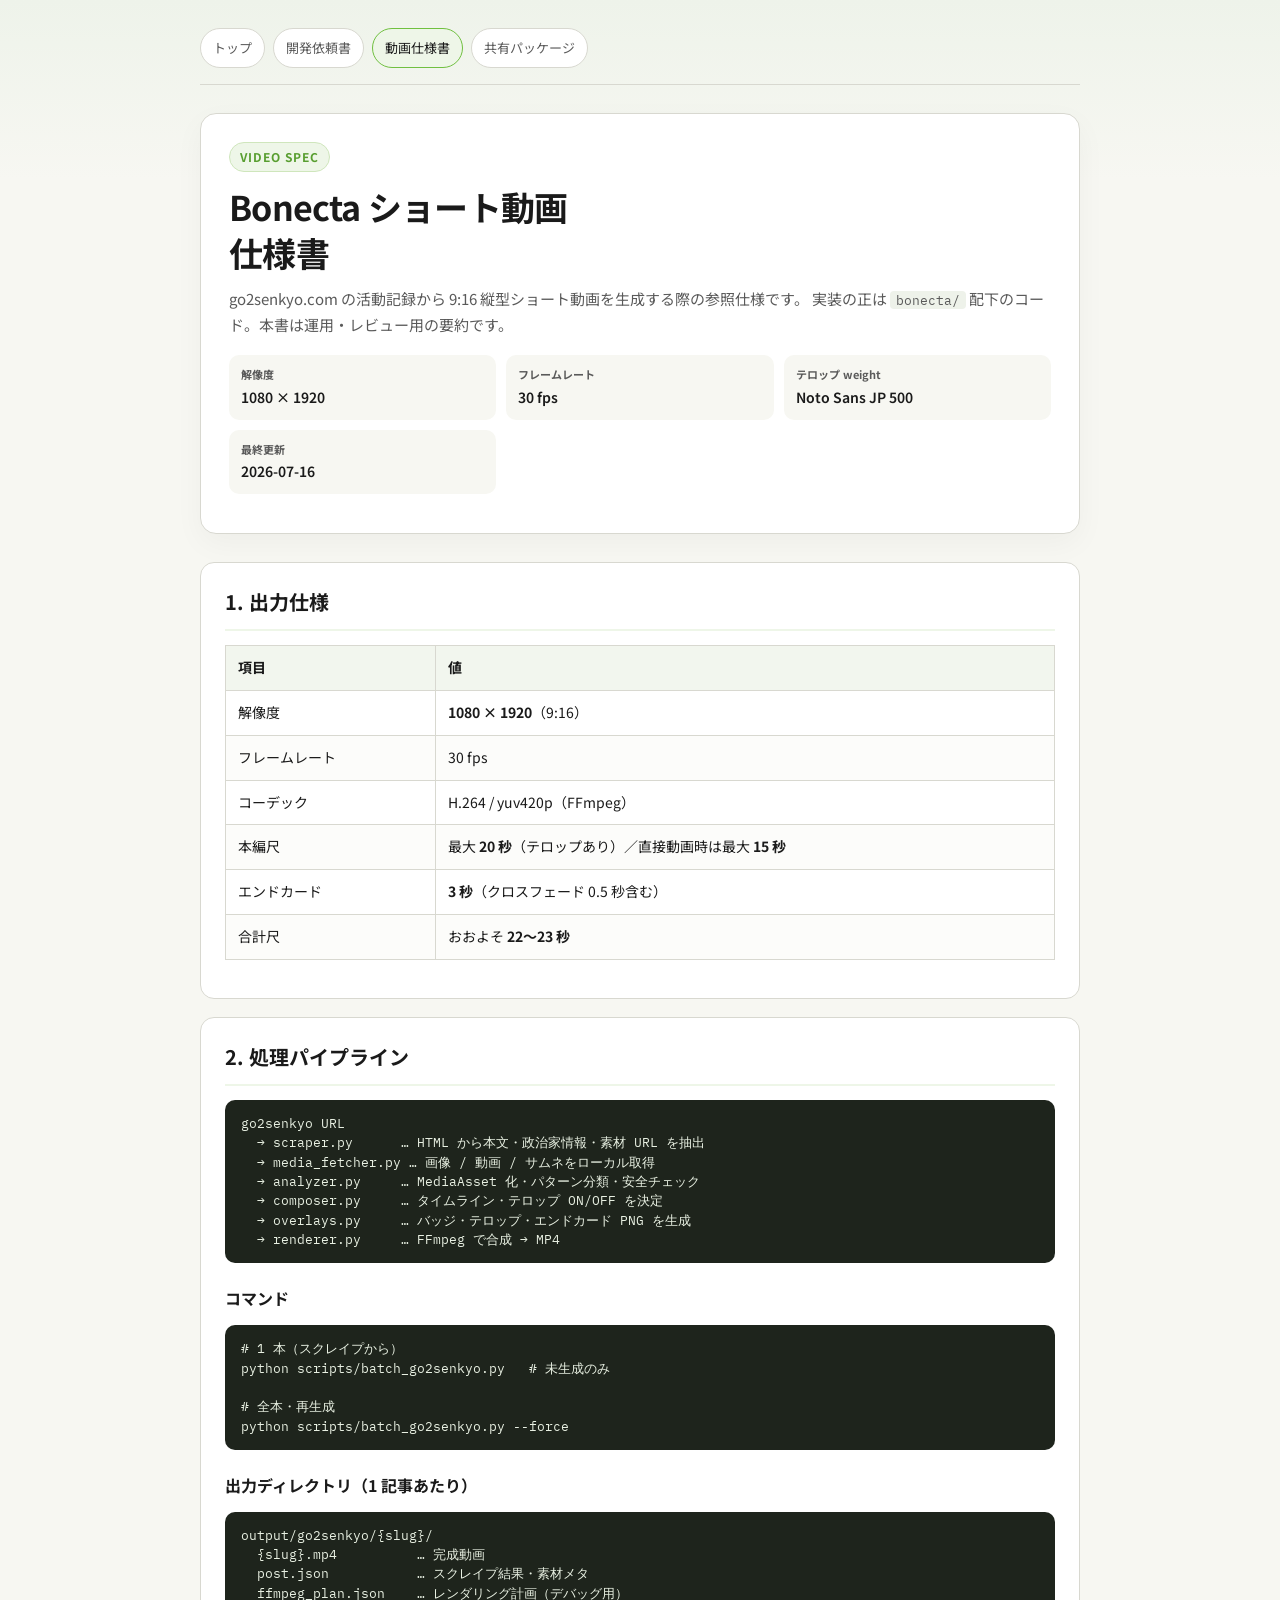
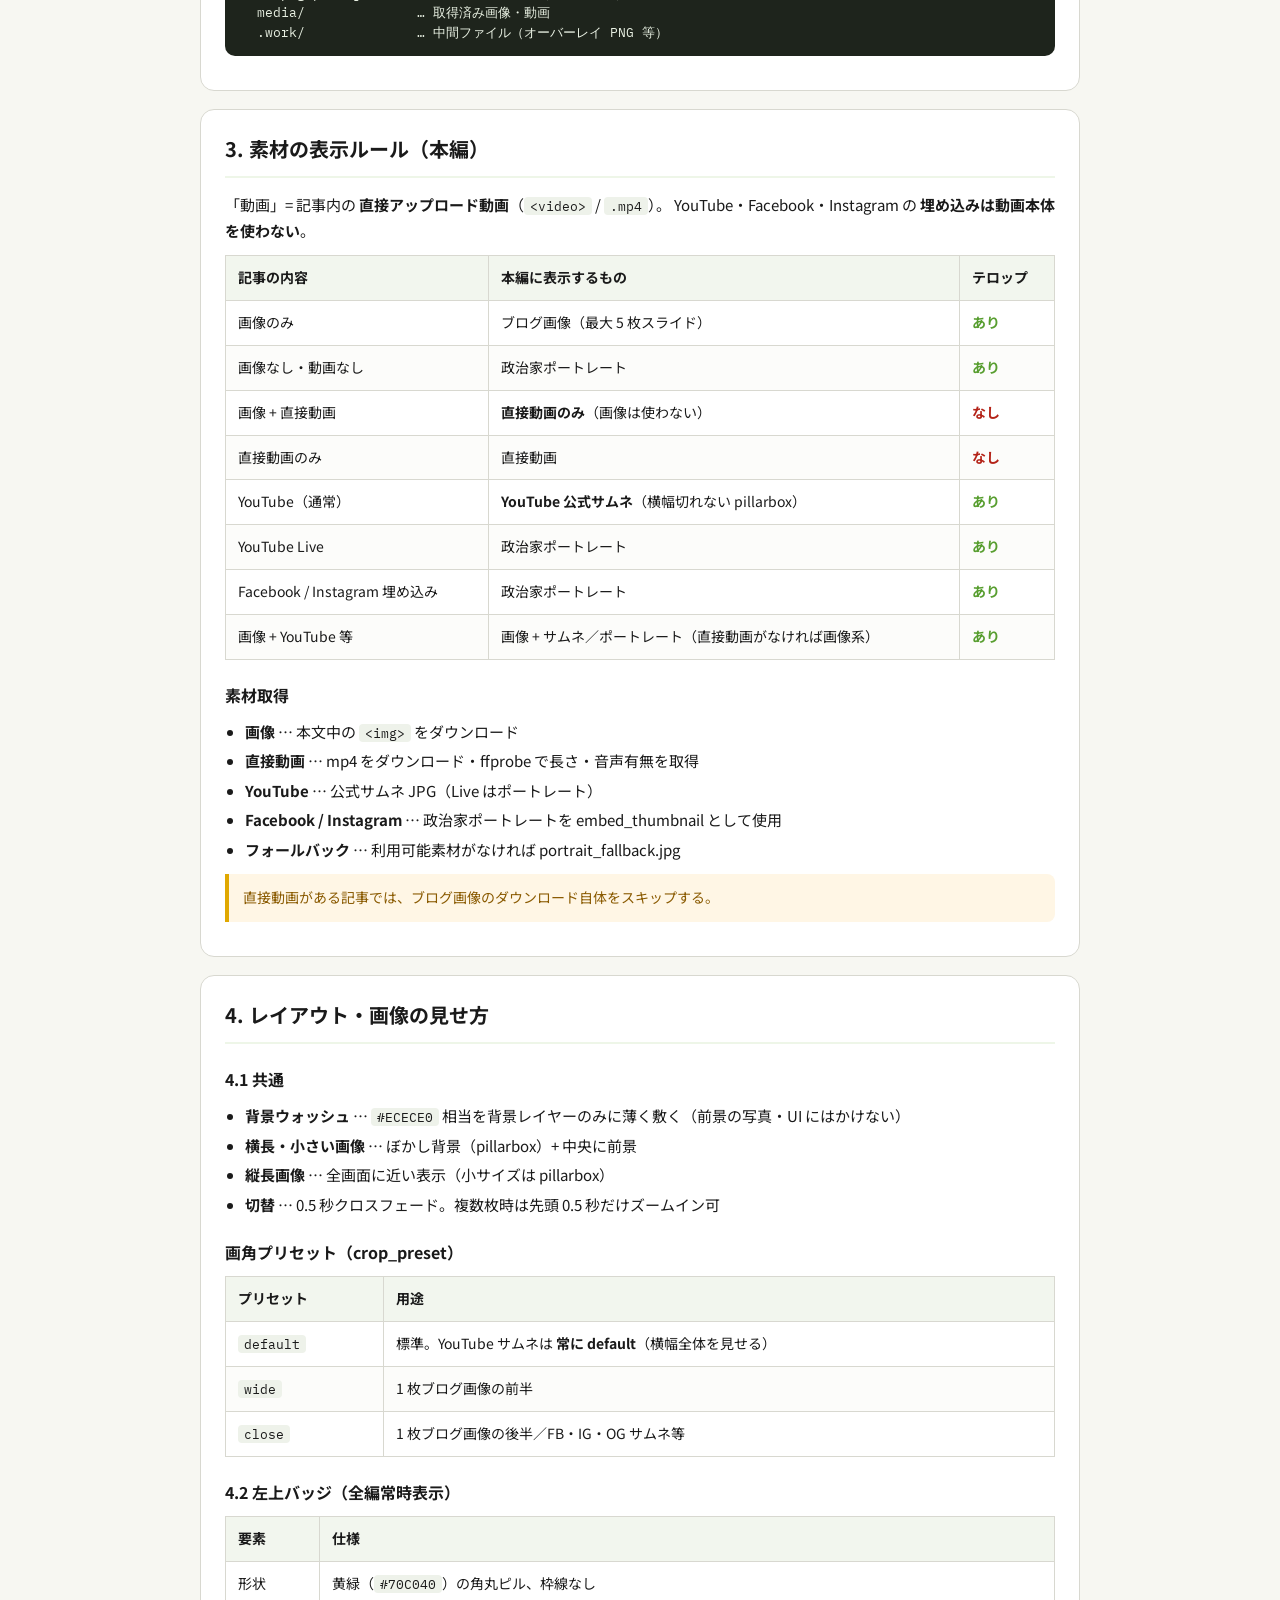
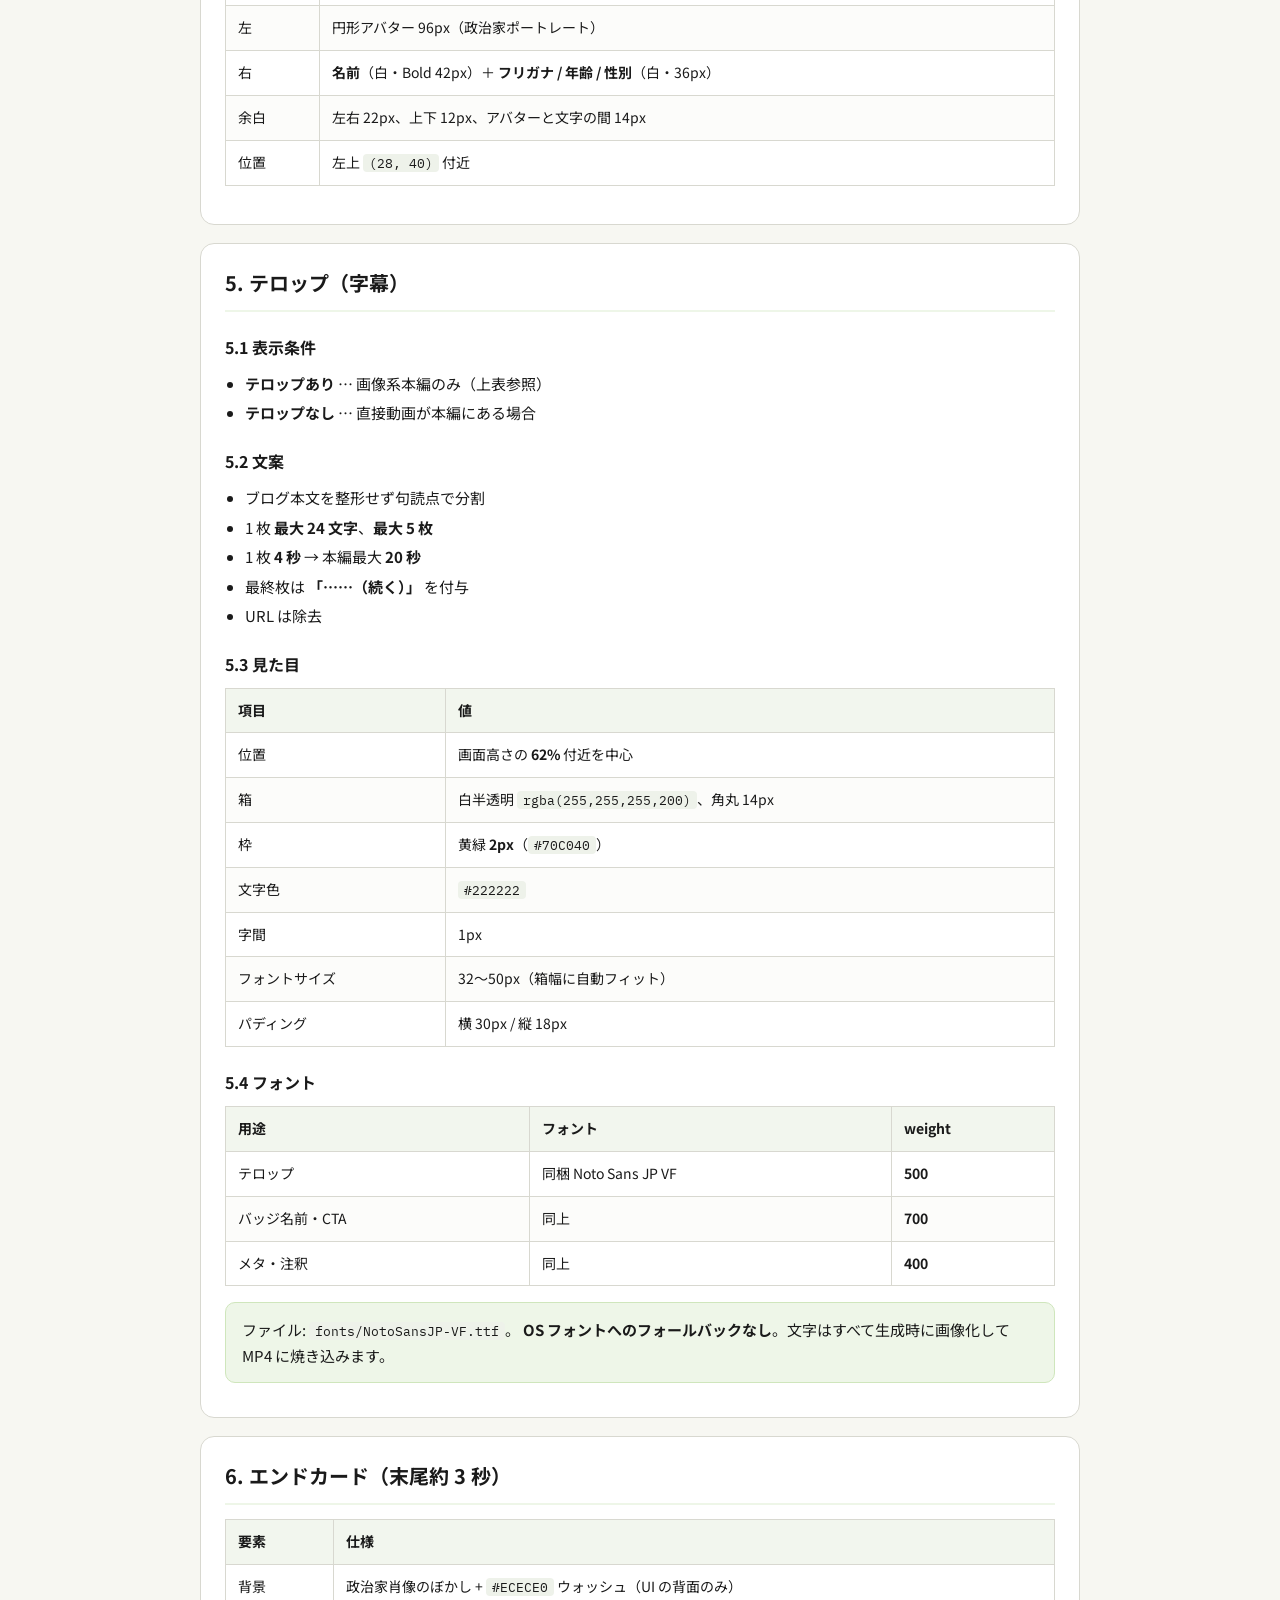
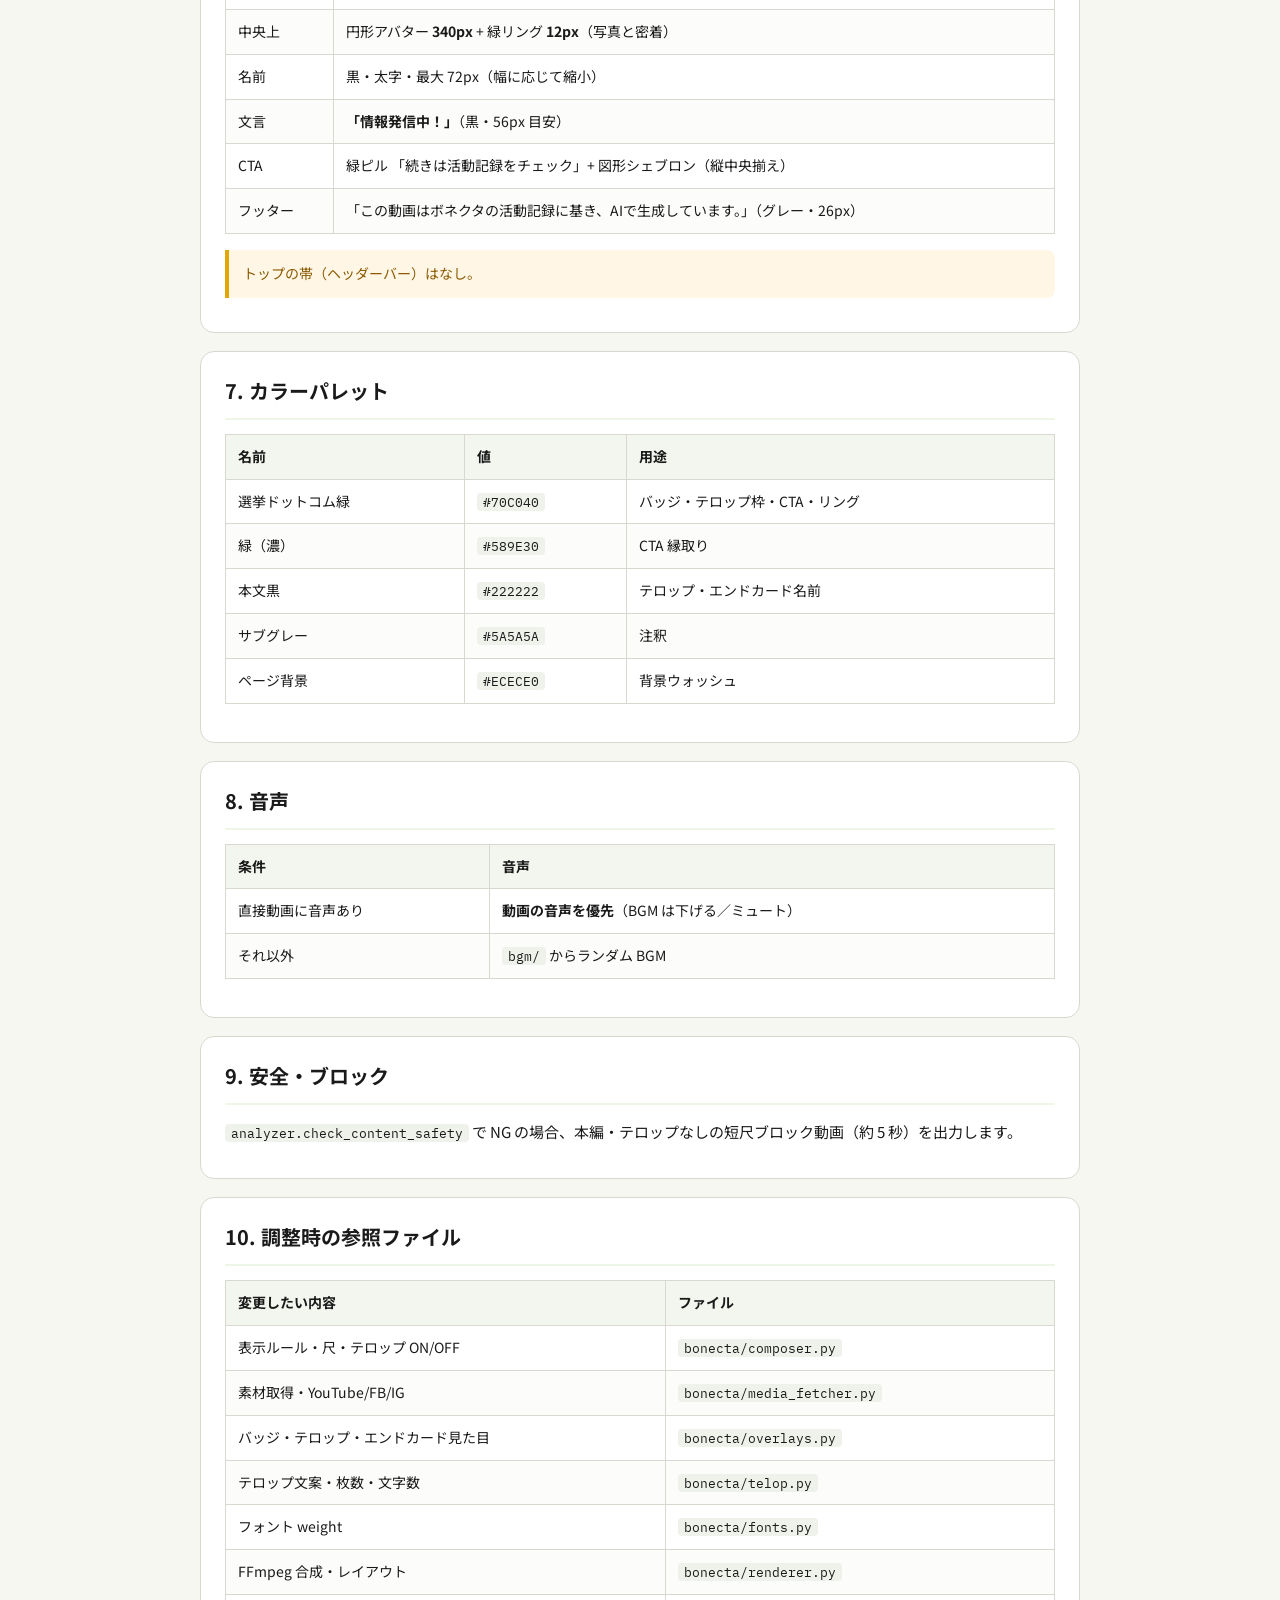
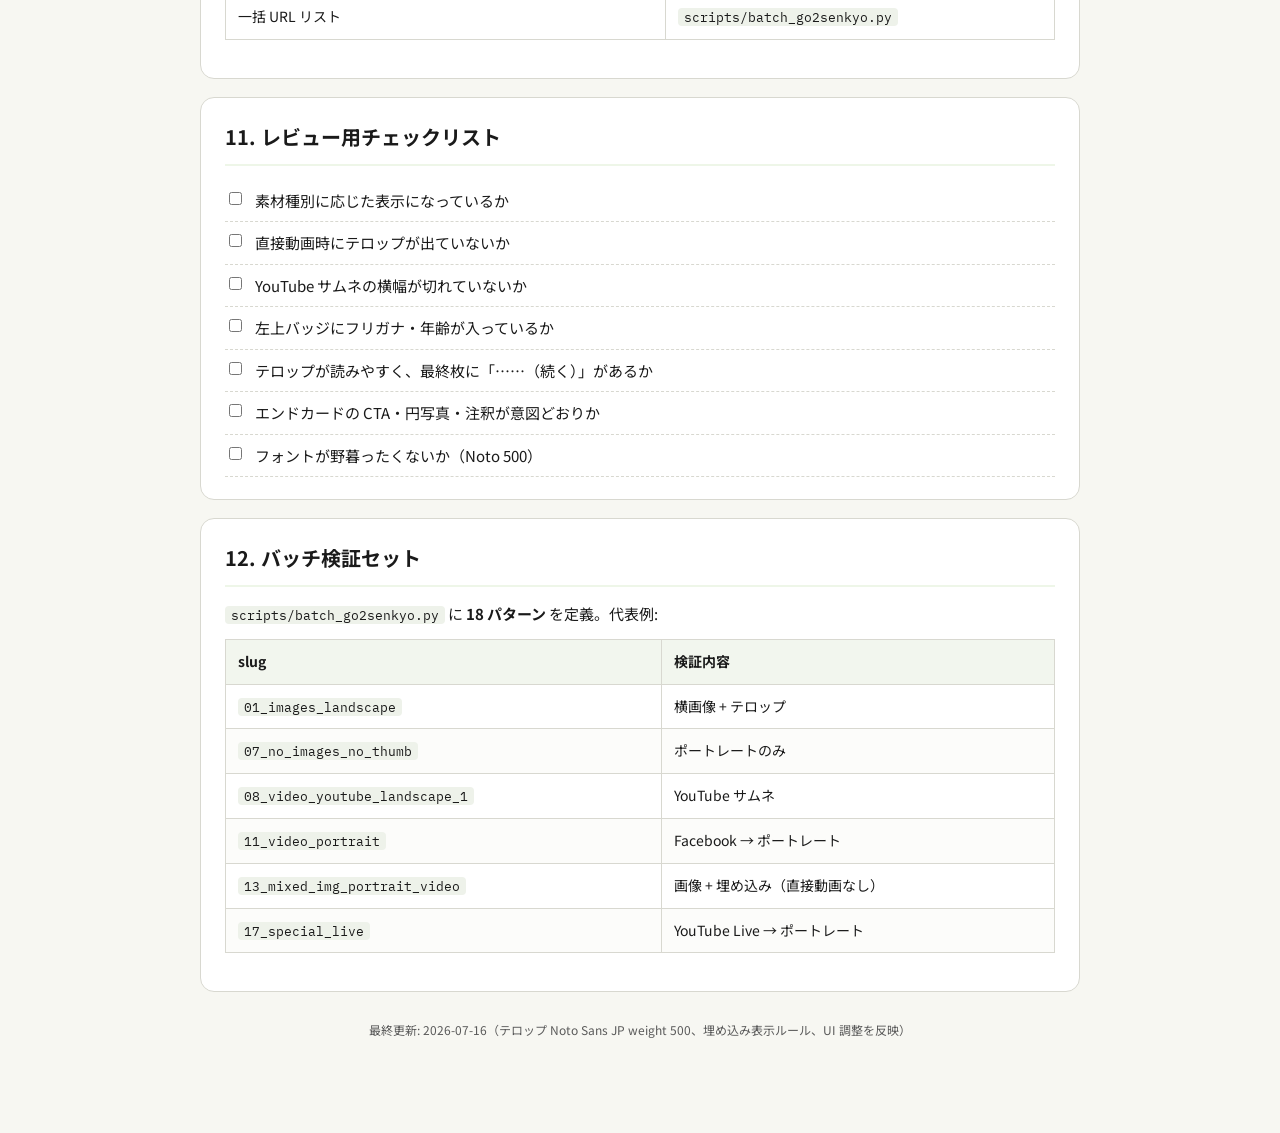
<file: docs/html/spec.html>
<!DOCTYPE html>
<html lang="ja">
<head>
  <meta charset="utf-8" />
  <meta name="viewport" content="width=device-width, initial-scale=1" />
  <title>動画仕様書 — Bonecta</title>
  <link rel="preconnect" href="https://fonts.googleapis.com" />
  <link rel="preconnect" href="https://fonts.gstatic.com" crossorigin />
  <link href="https://fonts.googleapis.com/css2?family=Noto+Sans+JP:wght@400;500;700;800&family=IBM+Plex+Mono:wght@400;500&display=swap" rel="stylesheet" />
  <link rel="stylesheet" href="./styles.css" />
</head>
<body>
  <div class="wrap">
    <nav class="site-nav" aria-label="資料ナビ">
      <a href="./index.html">トップ</a>
      <a href="./brief.html">開発依頼書</a>
      <a href="./spec.html" aria-current="page">動画仕様書</a>
      <a href="./package.html">共有パッケージ</a>
    </nav>

    <header class="hero">
      <div class="eyebrow">VIDEO SPEC</div>
      <h1>Bonecta ショート動画<br />仕様書</h1>
      <p class="lead">
        go2senkyo.com の活動記録から 9:16 縦型ショート動画を生成する際の参照仕様です。
        実装の正は <code>bonecta/</code> 配下のコード。本書は運用・レビュー用の要約です。
      </p>
      <dl class="meta-grid">
        <div class="meta-item"><dt>解像度</dt><dd>1080 × 1920</dd></div>
        <div class="meta-item"><dt>フレームレート</dt><dd>30 fps</dd></div>
        <div class="meta-item"><dt>テロップ weight</dt><dd>Noto Sans JP 500</dd></div>
        <div class="meta-item"><dt>最終更新</dt><dd>2026-07-16</dd></div>
      </dl>
    </header>

    <section class="card" id="output">
      <h2>1. 出力仕様</h2>
      <table>
        <thead><tr><th>項目</th><th>値</th></tr></thead>
        <tbody>
          <tr><td>解像度</td><td><strong>1080 × 1920</strong>（9:16）</td></tr>
          <tr><td>フレームレート</td><td>30 fps</td></tr>
          <tr><td>コーデック</td><td>H.264 / yuv420p（FFmpeg）</td></tr>
          <tr><td>本編尺</td><td>最大 <strong>20 秒</strong>（テロップあり）／直接動画時は最大 <strong>15 秒</strong></td></tr>
          <tr><td>エンドカード</td><td><strong>3 秒</strong>（クロスフェード 0.5 秒含む）</td></tr>
          <tr><td>合計尺</td><td>おおよそ <strong>22〜23 秒</strong></td></tr>
        </tbody>
      </table>
    </section>

    <section class="card" id="pipeline">
      <h2>2. 処理パイプライン</h2>
      <pre><code>go2senkyo URL
  → scraper.py      … HTML から本文・政治家情報・素材 URL を抽出
  → media_fetcher.py … 画像 / 動画 / サムネをローカル取得
  → analyzer.py     … MediaAsset 化・パターン分類・安全チェック
  → composer.py     … タイムライン・テロップ ON/OFF を決定
  → overlays.py     … バッジ・テロップ・エンドカード PNG を生成
  → renderer.py     … FFmpeg で合成 → MP4</code></pre>

      <h3>コマンド</h3>
      <pre><code># 1 本（スクレイプから）
python scripts/batch_go2senkyo.py   # 未生成のみ

# 全本・再生成
python scripts/batch_go2senkyo.py --force</code></pre>

      <h3>出力ディレクトリ（1 記事あたり）</h3>
      <pre><code>output/go2senkyo/{slug}/
  {slug}.mp4          … 完成動画
  post.json           … スクレイプ結果・素材メタ
  ffmpeg_plan.json    … レンダリング計画（デバッグ用）
  media/              … 取得済み画像・動画
  .work/              … 中間ファイル（オーバーレイ PNG 等）</code></pre>
    </section>

    <section class="card" id="media-rules">
      <h2>3. 素材の表示ルール（本編）</h2>
      <p>
        「動画」= 記事内の <strong>直接アップロード動画</strong>（<code>&lt;video&gt;</code> / <code>.mp4</code>）。
        YouTube・Facebook・Instagram の <strong>埋め込みは動画本体を使わない</strong>。
      </p>
      <table>
        <thead><tr><th>記事の内容</th><th>本編に表示するもの</th><th>テロップ</th></tr></thead>
        <tbody>
          <tr><td>画像のみ</td><td>ブログ画像（最大 5 枚スライド）</td><td class="ok">あり</td></tr>
          <tr><td>画像なし・動画なし</td><td>政治家ポートレート</td><td class="ok">あり</td></tr>
          <tr><td>画像 + 直接動画</td><td><strong>直接動画のみ</strong>（画像は使わない）</td><td class="ng">なし</td></tr>
          <tr><td>直接動画のみ</td><td>直接動画</td><td class="ng">なし</td></tr>
          <tr><td>YouTube（通常）</td><td><strong>YouTube 公式サムネ</strong>（横幅切れない pillarbox）</td><td class="ok">あり</td></tr>
          <tr><td>YouTube Live</td><td>政治家ポートレート</td><td class="ok">あり</td></tr>
          <tr><td>Facebook / Instagram 埋め込み</td><td>政治家ポートレート</td><td class="ok">あり</td></tr>
          <tr><td>画像 + YouTube 等</td><td>画像 + サムネ／ポートレート（直接動画がなければ画像系）</td><td class="ok">あり</td></tr>
        </tbody>
      </table>

      <h3>素材取得</h3>
      <ul>
        <li><strong>画像</strong> … 本文中の <code>&lt;img&gt;</code> をダウンロード</li>
        <li><strong>直接動画</strong> … mp4 をダウンロード・ffprobe で長さ・音声有無を取得</li>
        <li><strong>YouTube</strong> … 公式サムネ JPG（Live はポートレート）</li>
        <li><strong>Facebook / Instagram</strong> … 政治家ポートレートを embed_thumbnail として使用</li>
        <li><strong>フォールバック</strong> … 利用可能素材がなければ portrait_fallback.jpg</li>
      </ul>
      <div class="note">直接動画がある記事では、ブログ画像のダウンロード自体をスキップする。</div>
    </section>

    <section class="card" id="layout">
      <h2>4. レイアウト・画像の見せ方</h2>
      <h3>4.1 共通</h3>
      <ul>
        <li><strong>背景ウォッシュ</strong> … <code>#ECECE0</code> 相当を背景レイヤーのみに薄く敷く（前景の写真・UI にはかけない）</li>
        <li><strong>横長・小さい画像</strong> … ぼかし背景（pillarbox）+ 中央に前景</li>
        <li><strong>縦長画像</strong> … 全画面に近い表示（小サイズは pillarbox）</li>
        <li><strong>切替</strong> … 0.5 秒クロスフェード。複数枚時は先頭 0.5 秒だけズームイン可</li>
      </ul>

      <h3>画角プリセット（crop_preset）</h3>
      <table>
        <thead><tr><th>プリセット</th><th>用途</th></tr></thead>
        <tbody>
          <tr><td><code>default</code></td><td>標準。YouTube サムネは <strong>常に default</strong>（横幅全体を見せる）</td></tr>
          <tr><td><code>wide</code></td><td>1 枚ブログ画像の前半</td></tr>
          <tr><td><code>close</code></td><td>1 枚ブログ画像の後半／FB・IG・OG サムネ等</td></tr>
        </tbody>
      </table>

      <h3>4.2 左上バッジ（全編常時表示）</h3>
      <table>
        <thead><tr><th>要素</th><th>仕様</th></tr></thead>
        <tbody>
          <tr><td>形状</td><td>黄緑（<code>#70C040</code>）の角丸ピル、枠線なし</td></tr>
          <tr><td>左</td><td>円形アバター 96px（政治家ポートレート）</td></tr>
          <tr><td>右</td><td><strong>名前</strong>（白・Bold 42px）＋ <strong>フリガナ / 年齢 / 性別</strong>（白・36px）</td></tr>
          <tr><td>余白</td><td>左右 22px、上下 12px、アバターと文字の間 14px</td></tr>
          <tr><td>位置</td><td>左上 <code>(28, 40)</code> 付近</td></tr>
        </tbody>
      </table>
    </section>

    <section class="card" id="telop">
      <h2>5. テロップ（字幕）</h2>
      <h3>5.1 表示条件</h3>
      <ul>
        <li><strong>テロップあり</strong> … 画像系本編のみ（上表参照）</li>
        <li><strong>テロップなし</strong> … 直接動画が本編にある場合</li>
      </ul>

      <h3>5.2 文案</h3>
      <ul>
        <li>ブログ本文を整形せず句読点で分割</li>
        <li>1 枚 <strong>最大 24 文字</strong>、<strong>最大 5 枚</strong></li>
        <li>1 枚 <strong>4 秒</strong> → 本編最大 <strong>20 秒</strong></li>
        <li>最終枚は <strong>「……（続く）」</strong> を付与</li>
        <li>URL は除去</li>
      </ul>

      <h3>5.3 見た目</h3>
      <table>
        <thead><tr><th>項目</th><th>値</th></tr></thead>
        <tbody>
          <tr><td>位置</td><td>画面高さの <strong>62%</strong> 付近を中心</td></tr>
          <tr><td>箱</td><td>白半透明 <code>rgba(255,255,255,200)</code>、角丸 14px</td></tr>
          <tr><td>枠</td><td>黄緑 <strong>2px</strong>（<code>#70C040</code>）</td></tr>
          <tr><td>文字色</td><td><code>#222222</code></td></tr>
          <tr><td>字間</td><td>1px</td></tr>
          <tr><td>フォントサイズ</td><td>32〜50px（箱幅に自動フィット）</td></tr>
          <tr><td>パディング</td><td>横 30px / 縦 18px</td></tr>
        </tbody>
      </table>

      <h3>5.4 フォント</h3>
      <table>
        <thead><tr><th>用途</th><th>フォント</th><th>weight</th></tr></thead>
        <tbody>
          <tr><td>テロップ</td><td>同梱 Noto Sans JP VF</td><td><strong>500</strong></td></tr>
          <tr><td>バッジ名前・CTA</td><td>同上</td><td><strong>700</strong></td></tr>
          <tr><td>メタ・注釈</td><td>同上</td><td><strong>400</strong></td></tr>
        </tbody>
      </table>
      <div class="callout">
        ファイル: <code>fonts/NotoSansJP-VF.ttf</code>。
        <strong>OS フォントへのフォールバックなし</strong>。文字はすべて生成時に画像化して MP4 に焼き込みます。
      </div>
    </section>

    <section class="card" id="endcard">
      <h2>6. エンドカード（末尾約 3 秒）</h2>
      <table>
        <thead><tr><th>要素</th><th>仕様</th></tr></thead>
        <tbody>
          <tr><td>背景</td><td>政治家肖像のぼかし + <code>#ECECE0</code> ウォッシュ（UI の背面のみ）</td></tr>
          <tr><td>中央上</td><td>円形アバター <strong>340px</strong> + 緑リング <strong>12px</strong>（写真と密着）</td></tr>
          <tr><td>名前</td><td>黒・太字・最大 72px（幅に応じて縮小）</td></tr>
          <tr><td>文言</td><td><strong>「情報発信中！」</strong>（黒・56px 目安）</td></tr>
          <tr><td>CTA</td><td>緑ピル 「続きは活動記録をチェック」+ 図形シェブロン（縦中央揃え）</td></tr>
          <tr><td>フッター</td><td>「この動画はボネクタの活動記録に基き、AIで生成しています。」（グレー・26px）</td></tr>
        </tbody>
      </table>
      <div class="note">トップの帯（ヘッダーバー）はなし。</div>
    </section>

    <section class="card" id="colors">
      <h2>7. カラーパレット</h2>
      <table>
        <thead><tr><th>名前</th><th>値</th><th>用途</th></tr></thead>
        <tbody>
          <tr><td>選挙ドットコム緑</td><td><code>#70C040</code></td><td>バッジ・テロップ枠・CTA・リング</td></tr>
          <tr><td>緑（濃）</td><td><code>#589E30</code></td><td>CTA 縁取り</td></tr>
          <tr><td>本文黒</td><td><code>#222222</code></td><td>テロップ・エンドカード名前</td></tr>
          <tr><td>サブグレー</td><td><code>#5A5A5A</code></td><td>注釈</td></tr>
          <tr><td>ページ背景</td><td><code>#ECECE0</code></td><td>背景ウォッシュ</td></tr>
        </tbody>
      </table>
    </section>

    <section class="card" id="audio">
      <h2>8. 音声</h2>
      <table>
        <thead><tr><th>条件</th><th>音声</th></tr></thead>
        <tbody>
          <tr><td>直接動画に音声あり</td><td><strong>動画の音声を優先</strong>（BGM は下げる／ミュート）</td></tr>
          <tr><td>それ以外</td><td><code>bgm/</code> からランダム BGM</td></tr>
        </tbody>
      </table>
    </section>

    <section class="card">
      <h2>9. 安全・ブロック</h2>
      <p>
        <code>analyzer.check_content_safety</code> で NG の場合、本編・テロップなしの短尺ブロック動画（約 5 秒）を出力します。
      </p>
    </section>

    <section class="card">
      <h2>10. 調整時の参照ファイル</h2>
      <table>
        <thead><tr><th>変更したい内容</th><th>ファイル</th></tr></thead>
        <tbody>
          <tr><td>表示ルール・尺・テロップ ON/OFF</td><td><code>bonecta/composer.py</code></td></tr>
          <tr><td>素材取得・YouTube/FB/IG</td><td><code>bonecta/media_fetcher.py</code></td></tr>
          <tr><td>バッジ・テロップ・エンドカード見た目</td><td><code>bonecta/overlays.py</code></td></tr>
          <tr><td>テロップ文案・枚数・文字数</td><td><code>bonecta/telop.py</code></td></tr>
          <tr><td>フォント weight</td><td><code>bonecta/fonts.py</code></td></tr>
          <tr><td>FFmpeg 合成・レイアウト</td><td><code>bonecta/renderer.py</code></td></tr>
          <tr><td>一括 URL リスト</td><td><code>scripts/batch_go2senkyo.py</code></td></tr>
        </tbody>
      </table>
    </section>

    <section class="card" id="checklist">
      <h2>11. レビュー用チェックリスト</h2>
      <div class="checklist">
        <label><input type="checkbox" /> 素材種別に応じた表示になっているか</label>
        <label><input type="checkbox" /> 直接動画時にテロップが出ていないか</label>
        <label><input type="checkbox" /> YouTube サムネの横幅が切れていないか</label>
        <label><input type="checkbox" /> 左上バッジにフリガナ・年齢が入っているか</label>
        <label><input type="checkbox" /> テロップが読みやすく、最終枚に「……（続く）」があるか</label>
        <label><input type="checkbox" /> エンドカードの CTA・円写真・注釈が意図どおりか</label>
        <label><input type="checkbox" /> フォントが野暮ったくないか（Noto 500）</label>
      </div>
    </section>

    <section class="card">
      <h2>12. バッチ検証セット</h2>
      <p><code>scripts/batch_go2senkyo.py</code> に <strong>18 パターン</strong> を定義。代表例:</p>
      <table>
        <thead><tr><th>slug</th><th>検証内容</th></tr></thead>
        <tbody>
          <tr><td><code>01_images_landscape</code></td><td>横画像 + テロップ</td></tr>
          <tr><td><code>07_no_images_no_thumb</code></td><td>ポートレートのみ</td></tr>
          <tr><td><code>08_video_youtube_landscape_1</code></td><td>YouTube サムネ</td></tr>
          <tr><td><code>11_video_portrait</code></td><td>Facebook → ポートレート</td></tr>
          <tr><td><code>13_mixed_img_portrait_video</code></td><td>画像 + 埋め込み（直接動画なし）</td></tr>
          <tr><td><code>17_special_live</code></td><td>YouTube Live → ポートレート</td></tr>
        </tbody>
      </table>
    </section>

    <p class="footer-note">最終更新: 2026-07-16（テロップ Noto Sans JP weight 500、埋め込み表示ルール、UI 調整を反映）</p>
  </div>
</body>
</html>
</file>
<file: docs/html/styles.css>
:root {
  --green: #70c040;
  --green-dark: #589e30;
  --ink: #1a1a1a;
  --muted: #5a5a5a;
  --line: #d8d8d0;
  --bg: #f7f7f2;
  --paper: #ffffff;
  --fill: #eef6e8;
  --warn: #8a5a00;
  --warn-bg: #fff6e5;
  --radius: 10px;
  --max: 920px;
  --font: "Noto Sans JP", "Hiragino Sans", "Hiragino Kaku Gothic ProN", Meiryo, sans-serif;
}

* { box-sizing: border-box; }
html { scroll-behavior: smooth; }
body {
  margin: 0;
  font-family: var(--font);
  color: var(--ink);
  background: linear-gradient(180deg, #eef3ea 0%, var(--bg) 180px, var(--bg) 100%);
  line-height: 1.7;
  font-size: 15px;
}

a { color: var(--green-dark); }
a:hover { color: var(--ink); }

.wrap {
  max-width: var(--max);
  margin: 0 auto;
  padding: 28px 20px 80px;
}

.site-nav {
  display: flex;
  flex-wrap: wrap;
  gap: 8px;
  margin-bottom: 28px;
  padding-bottom: 16px;
  border-bottom: 1px solid var(--line);
}
.site-nav a {
  text-decoration: none;
  color: var(--muted);
  font-size: 13px;
  padding: 8px 12px;
  border-radius: 999px;
  background: var(--paper);
  border: 1px solid var(--line);
}
.site-nav a[aria-current="page"],
.site-nav a:hover {
  color: var(--ink);
  border-color: var(--green);
  background: var(--fill);
}

.hero {
  background: var(--paper);
  border: 1px solid var(--line);
  border-radius: 16px;
  padding: 28px 28px 24px;
  margin-bottom: 28px;
  box-shadow: 0 10px 30px rgba(0,0,0,.04);
}
.eyebrow {
  display: inline-block;
  font-size: 12px;
  font-weight: 700;
  letter-spacing: .08em;
  color: var(--green-dark);
  background: var(--fill);
  border: 1px solid #cfe6bc;
  border-radius: 999px;
  padding: 4px 10px;
  margin-bottom: 12px;
}
.hero h1 {
  margin: 0 0 10px;
  font-size: clamp(24px, 4vw, 34px);
  line-height: 1.35;
  letter-spacing: -.02em;
}
.hero .lead {
  margin: 0;
  color: var(--muted);
  font-size: 15px;
}
.meta-grid {
  display: grid;
  grid-template-columns: repeat(auto-fit, minmax(200px, 1fr));
  gap: 10px;
  margin-top: 18px;
}
.meta-item {
  background: var(--bg);
  border-radius: 10px;
  padding: 10px 12px;
}
.meta-item dt {
  margin: 0;
  font-size: 11px;
  color: var(--muted);
  font-weight: 700;
}
.meta-item dd {
  margin: 2px 0 0;
  font-size: 14px;
  font-weight: 600;
}

.card {
  background: var(--paper);
  border: 1px solid var(--line);
  border-radius: 14px;
  padding: 22px 24px;
  margin-bottom: 18px;
}
.card h2 {
  margin: 0 0 14px;
  font-size: 20px;
  padding-bottom: 10px;
  border-bottom: 2px solid var(--fill);
}
.card h3 {
  margin: 22px 0 10px;
  font-size: 16px;
}
.card p { margin: 0 0 12px; }
.card ul, .card ol { margin: 0 0 12px; padding-left: 1.3em; }
.card li { margin: 4px 0; }

.note {
  background: var(--warn-bg);
  border-left: 4px solid #e0a800;
  padding: 12px 14px;
  border-radius: 0 8px 8px 0;
  color: var(--warn);
  margin: 12px 0;
  font-size: 14px;
}

.callout {
  background: var(--fill);
  border: 1px solid #cfe6bc;
  border-radius: var(--radius);
  padding: 14px 16px;
  margin: 12px 0;
}

table {
  width: 100%;
  border-collapse: collapse;
  font-size: 14px;
  margin: 10px 0 16px;
}
th, td {
  border: 1px solid var(--line);
  padding: 10px 12px;
  text-align: left;
  vertical-align: top;
}
th {
  background: #f2f6ee;
  font-weight: 700;
  white-space: nowrap;
}
tr:nth-child(even) td { background: #fcfcfa; }
.strong { font-weight: 700; }
.ok { color: var(--green-dark); font-weight: 700; }
.ng { color: #b42318; font-weight: 700; }

pre, code {
  font-family: "IBM Plex Mono", "SFMono-Regular", Consolas, monospace;
  font-size: 12.5px;
}
pre {
  background: #1e241c;
  color: #e8f0e2;
  padding: 14px 16px;
  border-radius: 10px;
  overflow-x: auto;
  line-height: 1.55;
}
code {
  background: #eef2ea;
  padding: 1px 6px;
  border-radius: 4px;
}
pre code { background: transparent; padding: 0; color: inherit; }

.checklist label {
  display: flex;
  gap: 10px;
  align-items: flex-start;
  padding: 8px 0;
  border-bottom: 1px dashed var(--line);
}
.checklist input { margin-top: 4px; }

.toc a {
  display: block;
  text-decoration: none;
  padding: 8px 0;
  border-bottom: 1px dashed var(--line);
  color: var(--ink);
}
.toc a span {
  color: var(--muted);
  font-size: 12px;
  display: block;
}

.footer-note {
  margin-top: 28px;
  color: var(--muted);
  font-size: 12px;
  text-align: center;
}

@media print {
  body { background: white; font-size: 11.5pt; }
  .site-nav { display: none; }
  .hero, .card {
    box-shadow: none;
    break-inside: avoid;
  }
  a { color: inherit; text-decoration: none; }
  pre { white-space: pre-wrap; }
}
</file>
